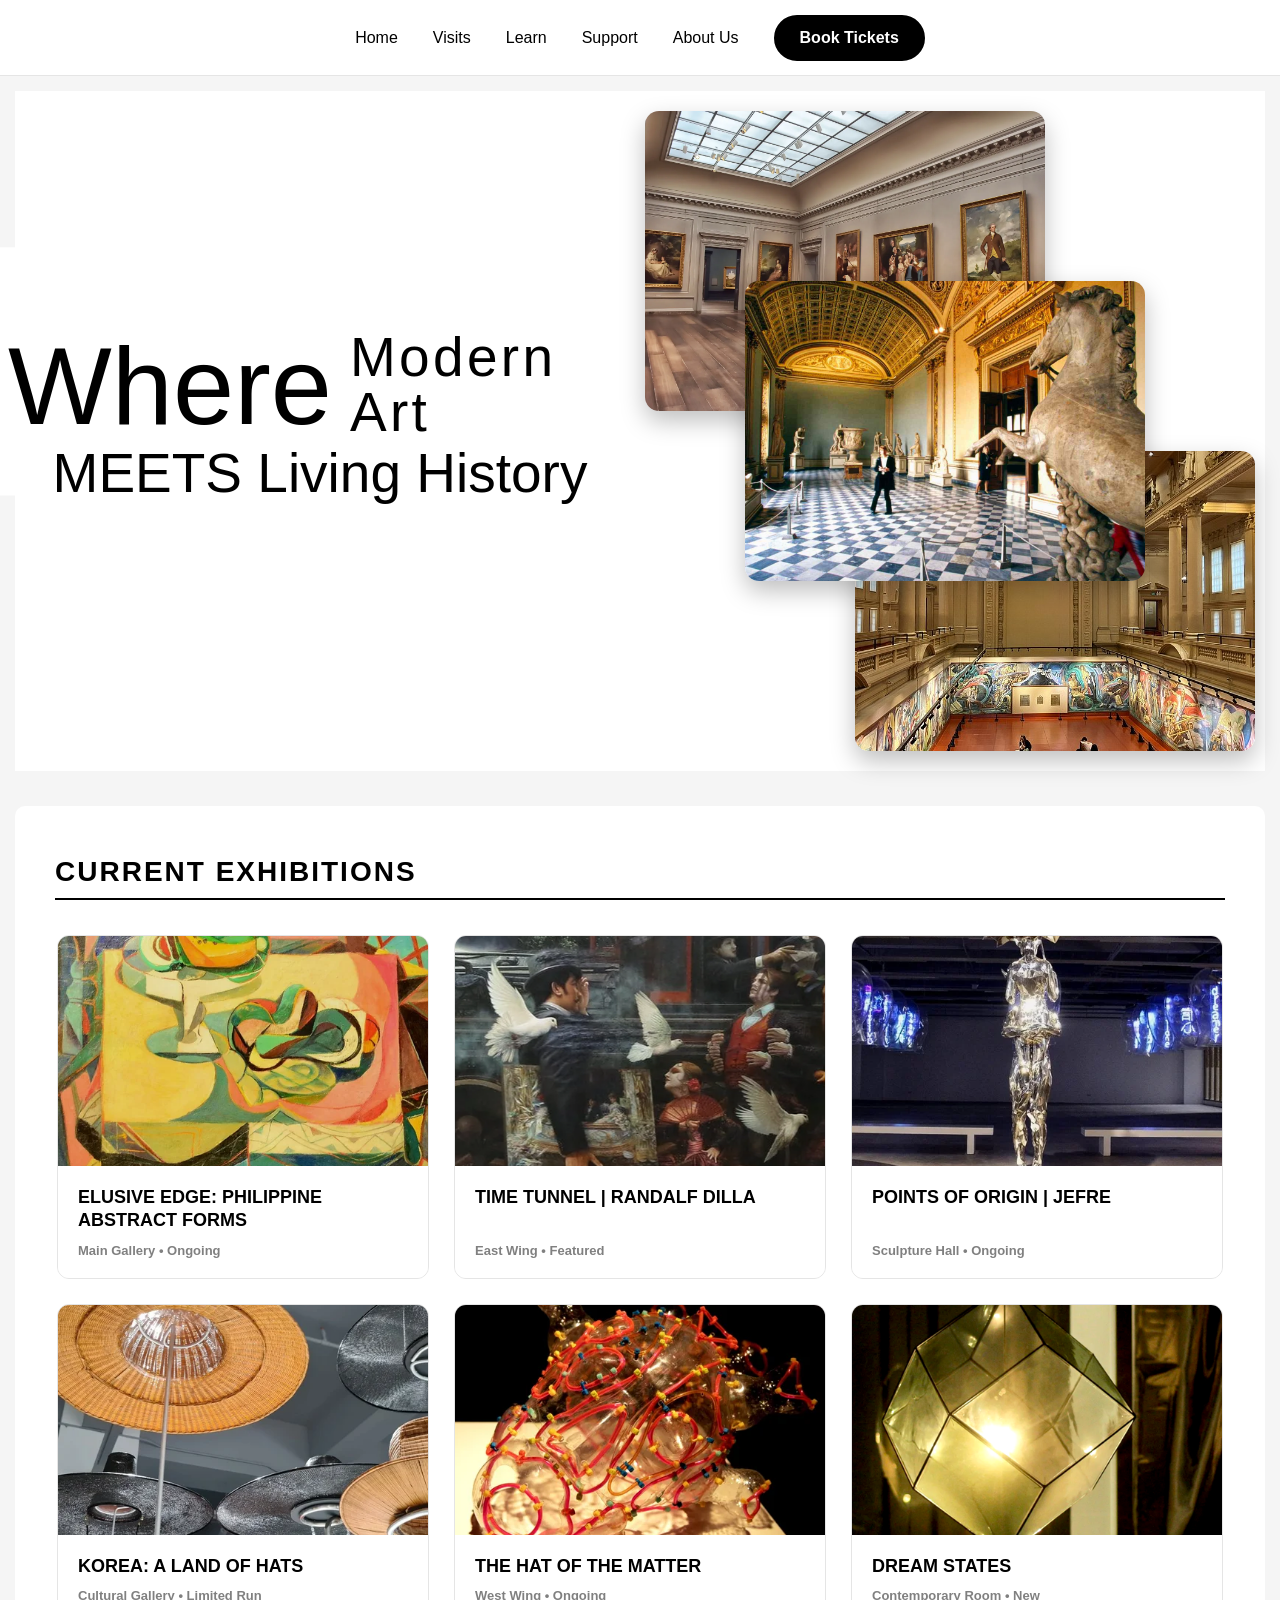
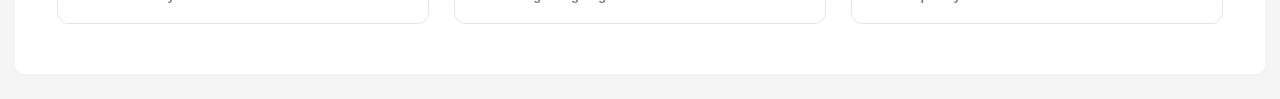
<file: index.html>
<!DOCTYPE html>
<html>
    <head>
        <meta charset="utf-8">
        <meta name="viewport" content="width=device-width, initial-scale=1.0, maximum-scale=1.0, user-scalable=no">
        <title>Home Page</title>
        <link href="homepage.css" rel="stylesheet">
        <link href="nav.css" rel="stylesheet">
        <link href="https://fonts.cdnfonts.com/css/lemon-milk" rel="stylesheet">
    </head>
    <body>
        <!-- Navigation -->
        <nav class="mainNav">
            <div class="navItem">
                <p class="navHeader">Home</p>
            </div>

            <!-- Visits Dropdown -->
            <div class="navItem hasDropdown">
                <p class="navHeader">Visits</p>
                <div class="dropdownMenu">
                    <div class="dropdownContent visitLayout">
                        <div class="visitLeft">
                            <img src="images/PlanYourVisit.png" class="mainNavLogo" alt="Plan Your Visit">
                        </div>
                        <div class="visitRight">
                            <div class="cardGrid">
                                <a href="hours-and-admissions.html">
                                <div class="navCard">
                                    <img class="navLogo" src="images/Hours.png" alt="">
                                    <p>Hours & Admissions</p>
                                </div>
                                </a>
                                <a href="location-and-direction.html">
                                <div class="navCard">
                                    <img class="navLogo" src="images/Location.png" alt="">
                                    <p>Location & Directions</p>
                                </div>
                                </a>
                                <div class="navCard">
                                    <img class="navLogo" src="images/Accessibility.png" alt="">
                                    <p>Accessibility</p>
                                </div>
                                <div class="navCard">
                                    <img class="navLogo" src="images/Tour.png" alt="">
                                    <p>Guided Tours</p>
                                </div>
                                <div class="navCard">
                                    <img class="navLogo" src="images/Guideline.png" alt="">
                                    <p>Visitor Guidelines</p>
                                </div>
                                <div class="navCard">
                                    <img class="navLogo" src="images/FAQ.png" alt="">
                                    <p>FAQ</p>
                                </div>
                            </div>
                        </div>
                    </div>
                </div>
                <div class="blackDrop"></div>
            </div>

            <!-- Learn Dropdown -->
            <div class="navItem hasDropdown">
                <p class="navHeader">Learn</p>
                <div class="dropdownMenu">
                    <div class="dropdownContent learnLayout">
                        <div class="learnLeft">
                            <h2 class="dropdownTitle">History Timeline</h2>
                            <div class="cardColumn">
                                <div class="navCard">
                                    <img class="navLogo" src="images/museum.png" alt="">
                                    <p>Museum's History</p>
                                </div>
                                <div class="navCard">
                                    <img class="navLogo" src="images/author.png" alt="">
                                    <p>Author's History</p>
                                </div>
                            </div>
                        </div>
                        <div class="learnRight">
                            <h2 class="dropdownTitle">Online Gallery</h2>
                            <div class="cardGrid threeCol">
                                <div class="navCard">
                                    <img class="navLogo" src="images/gallery.png" alt="">
                                    <p>Collection Highlights</p>
                                </div>
                                <div class="navCard">
                                    <img class="navLogo" src="images/gallery.png" alt="">
                                    <p>Featured Artifacts</p>
                                </div>
                                <div class="navCard">
                                    <img class="navLogo" src="images/gallery.png" alt="">
                                    <p>Curator’s Picks</p>
                                </div>
                                <div class="navCard">
                                    <img class="navLogo" src="images/author.png" alt="">
                                    <p>Featured Authors</p>
                                </div>
                            </div>
                        </div>
                    </div>
                </div>
                <div class="blackDrop"></div>
            </div>

            <!-- Support Dropdown -->
            <div class="navItem hasDropdown">
                <p class="navHeader">Support</p>
                <div class="dropdownMenu">
                    <div class="dropdownContent supportLayout">
                        <h2 class="dropdownTitle">Support the Museum</h2>
                        <div class="supportRow">
                            <div class="supportCard">
                                <div class="supportTop">
                                    <img class="supportQR" src="images/maribank.jpg" alt="MariBank QR">
                                </div>
                                <div class="supportBottom">
                                    <h3>MariBank</h3>
                                </div>
                            </div>
                            <div class="supportCard">
                                <div class="supportTop">
                                    <img class="supportQR" src="images/bdo.jpg" alt="BDO QR">
                                </div>
                                <div class="supportBottom">
                                    <h3>BDO</h3>
                                </div>
                            </div>
                            <div class="supportCard">
                                <div class="supportTop">
                                    <img class="supportQR" src="images/gcash.jpg" alt="GCash QR">
                                </div>
                                <div class="supportBottom">
                                    <h3>GCash</h3>
                                </div>
                            </div>
                        </div>
                    </div>
                </div>
                <div class="blackDrop"></div>
            </div>

            <!-- About Us Dropdown -->
            <div class="navItem hasDropdown">
                <p class="navHeader">About Us</p>
                <div class="dropdownMenu">
                    <div class="dropdownContent aboutLayout">
                        <div class="aboutLeft">
                            <h2 class="dropdownTitle">Meet the Team</h2>
                            <div class="aboutRow">
                                <div class="aboutCard">
                                    <img class="aboutUsPicture" src="images/maribank.jpg" alt="Co-Founder">
                                    <h3>Co-Founder</h3>
                                </div>
                                <div class="aboutCard">
                                    <img class="aboutUsPicture" src="images/maribank.jpg" alt="Founder">
                                    <h3>Founder</h3>
                                </div>
                                <div class="aboutCard">
                                    <img class="aboutUsPicture" src="images/maribank.jpg" alt="Co-Founder">
                                    <h3>Co-Founder</h3>
                                </div>
                            </div>
                        </div>
                        <div class="aboutRight">
                            <h2 class="dropdownTitle">Contact Us</h2>
                            <p class="contactText">Email: aoayqt@gmail.com</p>
                            <p class="contactText">Phone: 0976-339-2121</p>
                            <p class="contactText">Hours: Tue–Sun, 9AM–6PM</p>
                        </div>
                    </div>
                </div>
                <div class="blackDrop"></div>
            </div>

            <!-- Book Tickets Dropdown -->
            <div class="bookWrapper">
                <div class="bookButton">
                    <p>Book Tickets</p>
                </div>
                <div class="bookDrop">
                    <h2 class="dropdownTitle" style="color: white;">Reserve Your Visit</h2>
                    <p style="font-size: 14px; color: lightgray; margin-top: 10px;">Select your date and ticket type below.</p>
                </div>
            </div>
        </nav>
        <!-- End of Navigation -->
        <!-- Start of Main -->
        <main>
            <article>
                <div id="mainContainer">
                    <div id="mainContainerLeft">
                        <div class="mainTextContainer">
                            <div class="mainTextRow1">
                                <div class="mainTextRow1Left">
                                    <p id="whereMainText">Where</p>
                                </div>
                                <div class="mainTextRow1Right">
                                    <div class="mainTextRow1RightTop">
                                        <p id="modernMainText">Modern</p>
                                    </div>
                                    <div class="mainTextRow1RightBottom">
                                        <p id="artMainText">Art</p>
                                    </div>
                                </div>
                            </div>
                            <div class="mainTextRow2">
                                <p id="meetsMainText">MEETS <span class="livingHistortText">Living History</span></p>
                            </div>
                        </div>
                    </div>
                    <div id="mainContainerRight">
                        <div class="pictureCollageContainer">
                            <img src="images/Collage1.jpg" class="pictureCollage item-1">
                            <img src="images/Collage2.jpg" class="pictureCollage item-2">
                            <img src="images/Collage3.jpg" class="pictureCollage item-3">
                        </div>
                    </div>
                </div>
            </article>

            <!-- start of uhh main info hompage -->
            <article>
                <div class="informationContainer">
                    <div class="exhibitionHeader">
                        <h1 class="sectionTitle">CURRENT EXHIBITIONS</h1>
                        <div class="lineSeperation"></div>
                    </div>

                    <div class="exhibitionGrid">
                        <div class="exhibitionCard">
                            <div class="exhibitionImageBox">
                                <img src="images/mainInfoExhibition1.jpg" alt="Elusive Edge" class="exhibitionImage">
                            </div>
                            <div class="exhibitionTextBox">
                                <h2 class="mainExhibitionTitle">ELUSIVE EDGE: PHILIPPINE ABSTRACT FORMS</h2>
                                <p class="exhibitionMeta">Main Gallery • Ongoing</p>
                            </div>
                        </div>

                        <div class="exhibitionCard">
                            <div class="exhibitionImageBox">
                                <img src="images/mainInfoExhibition2.jpg" alt="Time Tunnel" class="exhibitionImage">
                            </div>
                            <div class="exhibitionTextBox">
                                <h2 class="mainExhibitionTitle">TIME TUNNEL | RANDALF DILLA</h2>
                                <p class="exhibitionMeta">East Wing • Featured</p>
                            </div>
                        </div>

                        <div class="exhibitionCard">
                            <div class="exhibitionImageBox">
                                <img src="images/mainInfoExhibition3.jpg" alt="Points of Origin" class="exhibitionImage">
                            </div>
                            <div class="exhibitionTextBox">
                                <h2 class="mainExhibitionTitle">POINTS OF ORIGIN | JEFRE</h2>
                                <p class="exhibitionMeta">Sculpture Hall • Ongoing</p>
                            </div>
                        </div>

                        <div class="exhibitionCard">
                            <div class="exhibitionImageBox">
                                <img src="images/mainInfoExhibition4.jpg" alt="Korea: A Land of Hats" class="exhibitionImage">
                            </div>
                            <div class="exhibitionTextBox">
                                <h2 class="mainExhibitionTitle">KOREA: A LAND OF HATS</h2>
                                <p class="exhibitionMeta">Cultural Gallery • Limited Run</p>
                            </div>
                        </div>

                        <div class="exhibitionCard">
                            <div class="exhibitionImageBox">
                                <img src="images/mainInfoExhibition5.jpg" alt="The Hat of the Matter" class="exhibitionImage">
                            </div>
                            <div class="exhibitionTextBox">
                                <h2 class="mainExhibitionTitle">THE HAT OF THE MATTER</h2>
                                <p class="exhibitionMeta">West Wing • Ongoing</p>
                            </div>
                        </div>

                        <div class="exhibitionCard">
                            <div class="exhibitionImageBox">
                                <img src="images/mainInfoExhibition6.jpg" alt="Dream States" class="exhibitionImage">
                            </div>
                            <div class="exhibitionTextBox">
                                <h2 class="mainExhibitionTitle">DREAM STATES</h2>
                                <p class="exhibitionMeta">Contemporary Room • New</p>
                            </div>
                        </div>
                    </div>
                </div>
            </article>
        </main>
        <!-- End of Main -->
    </body>

</html>
</file>
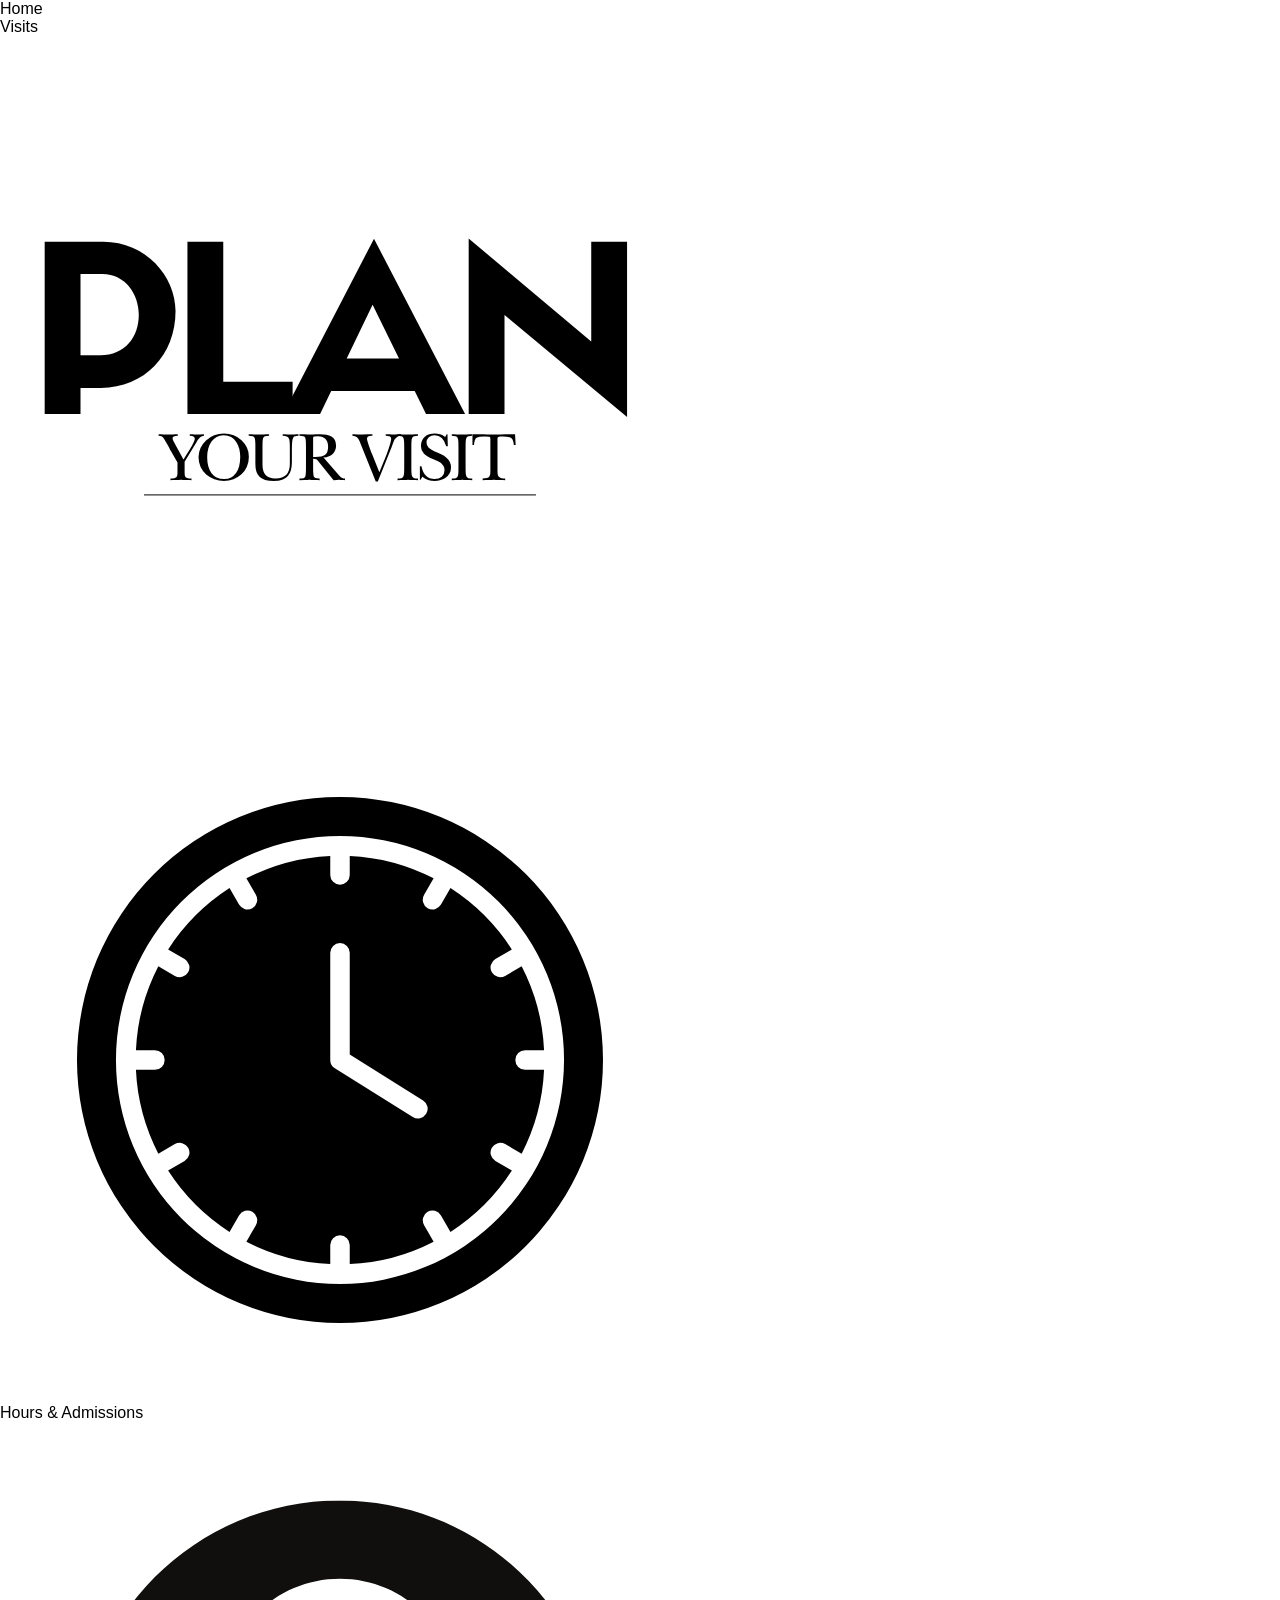
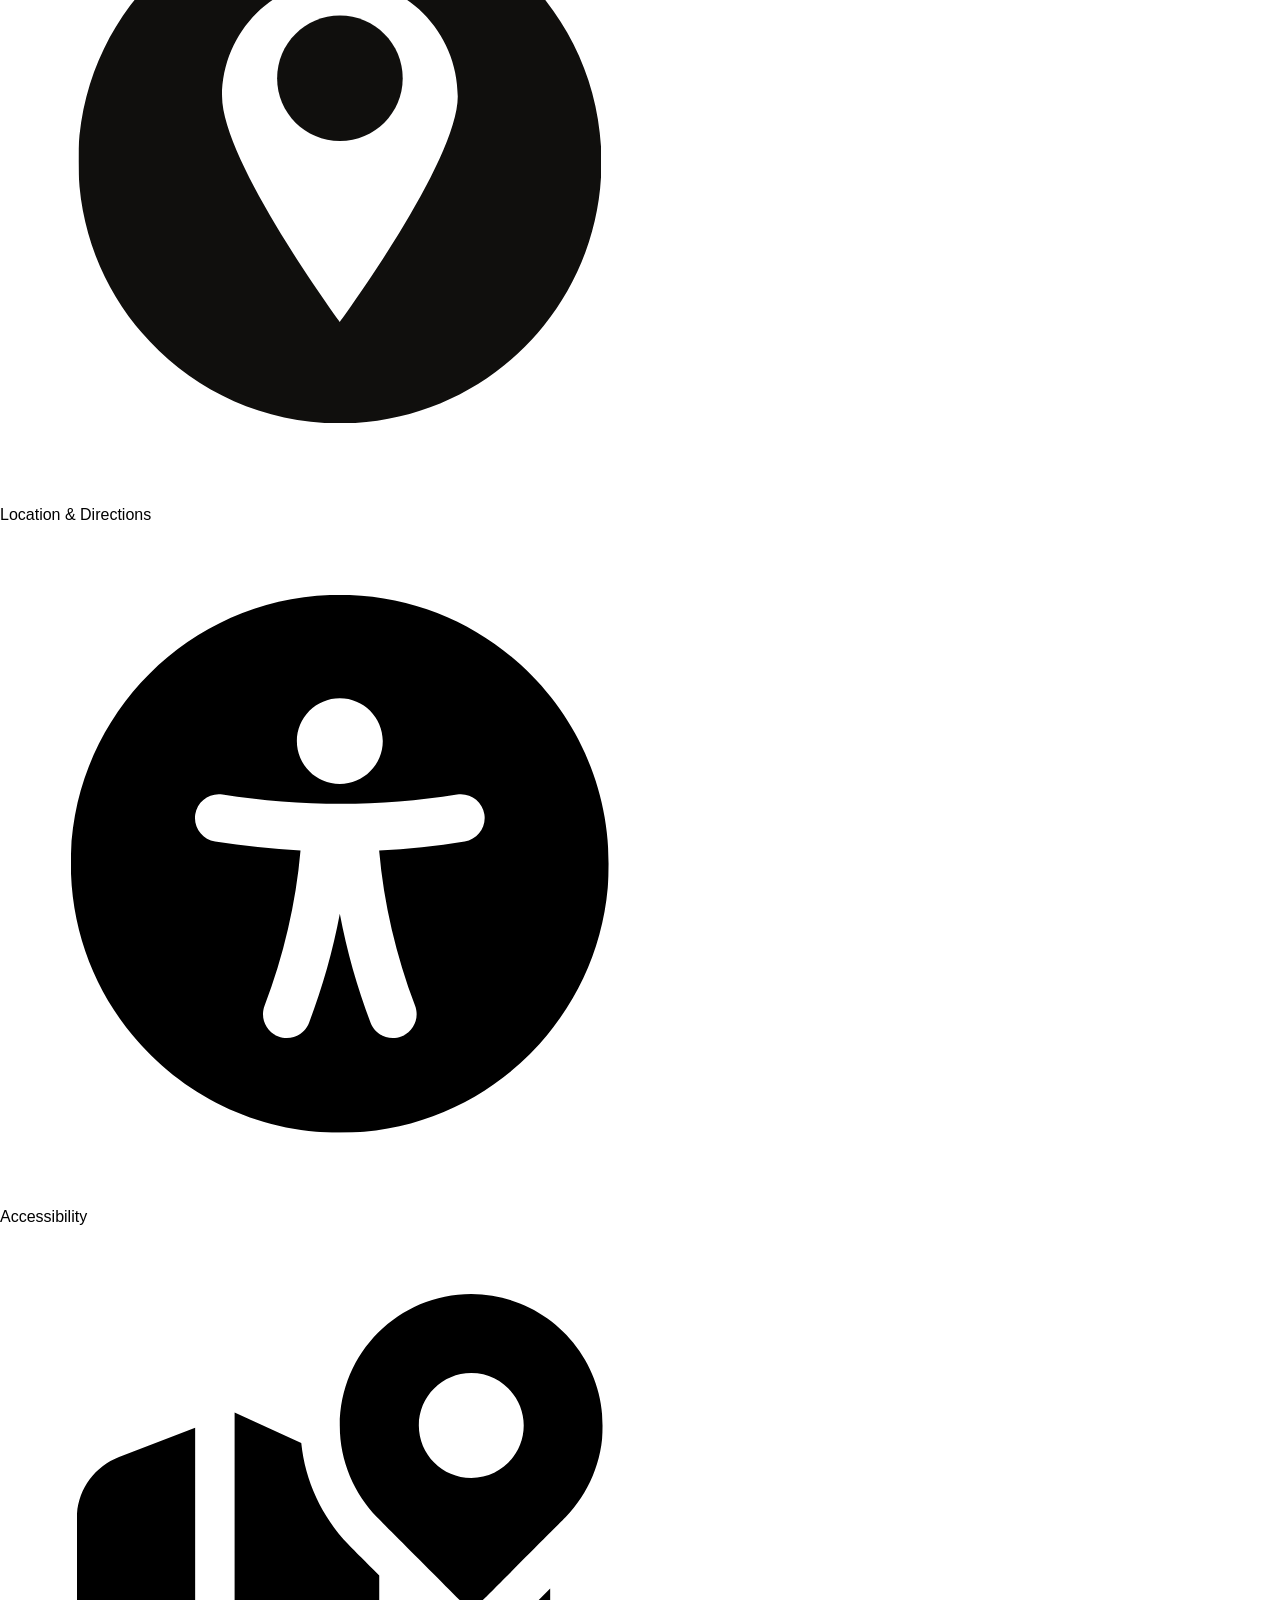
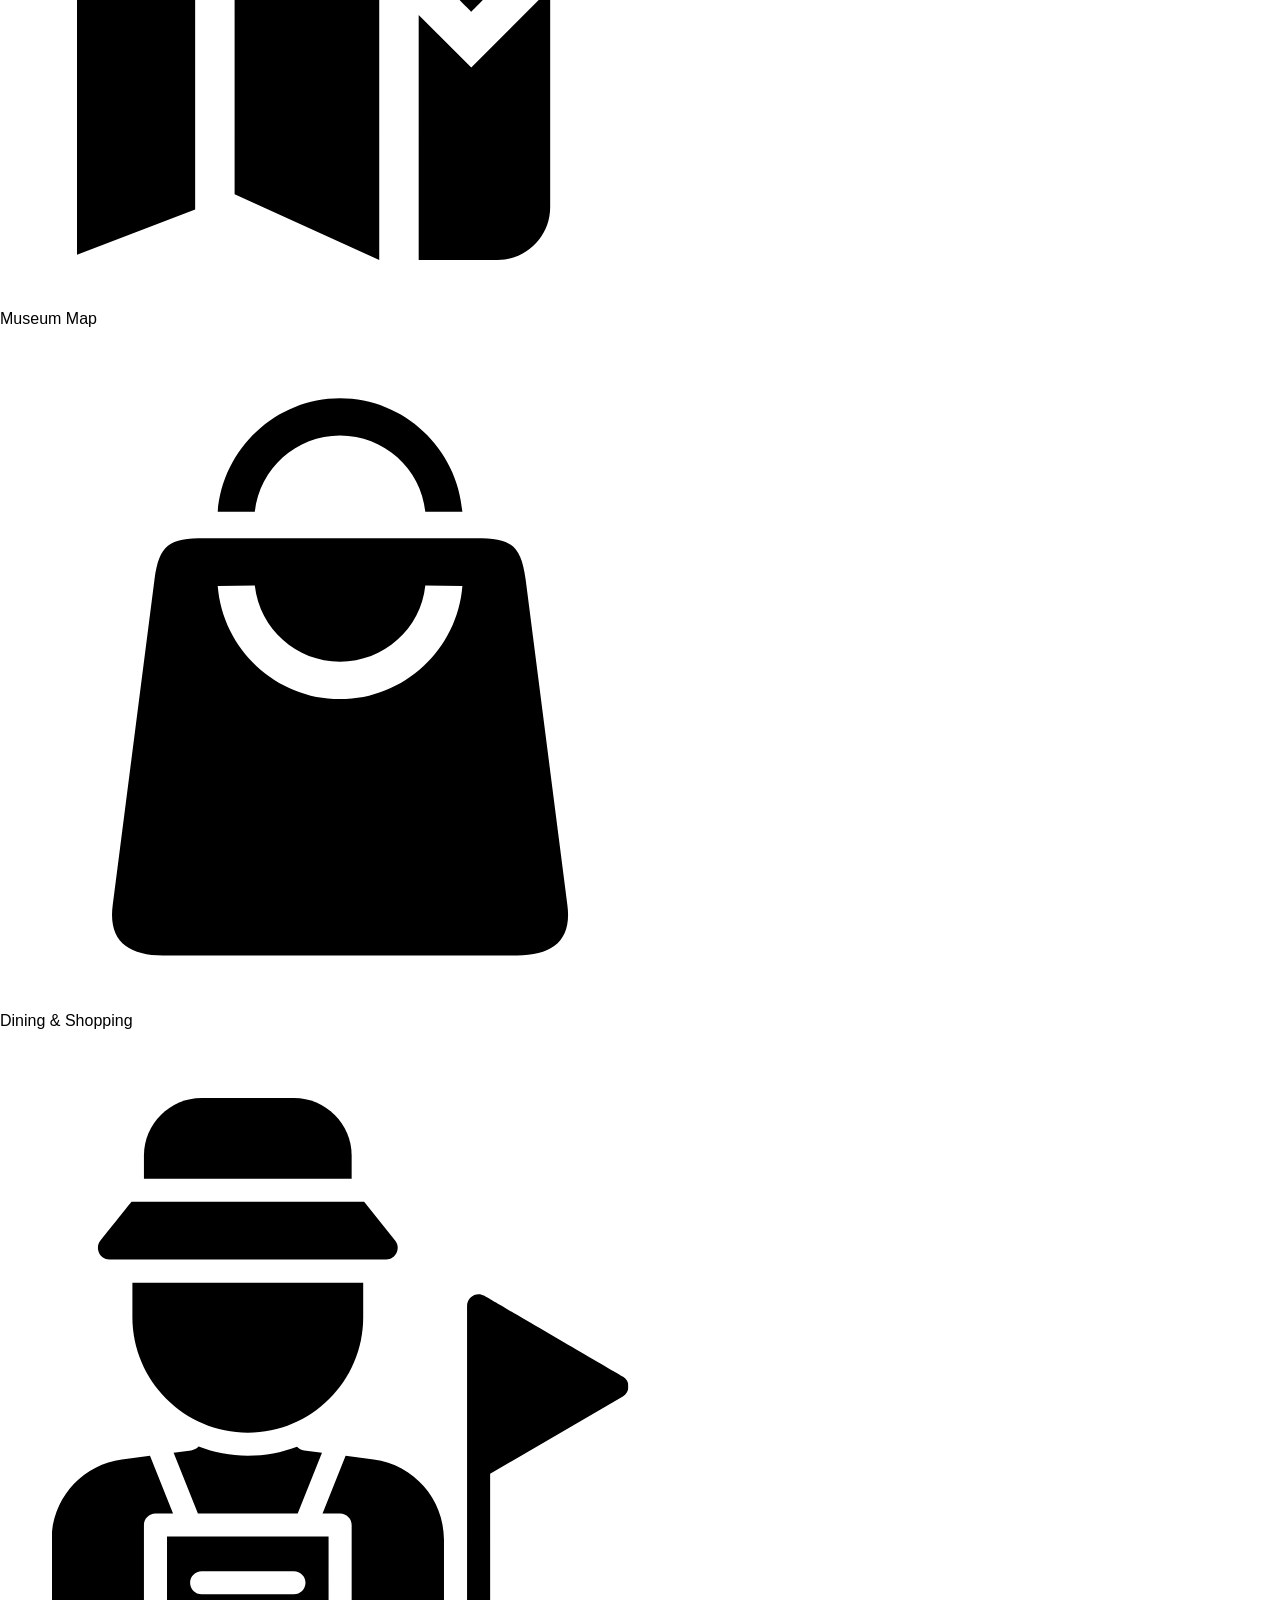
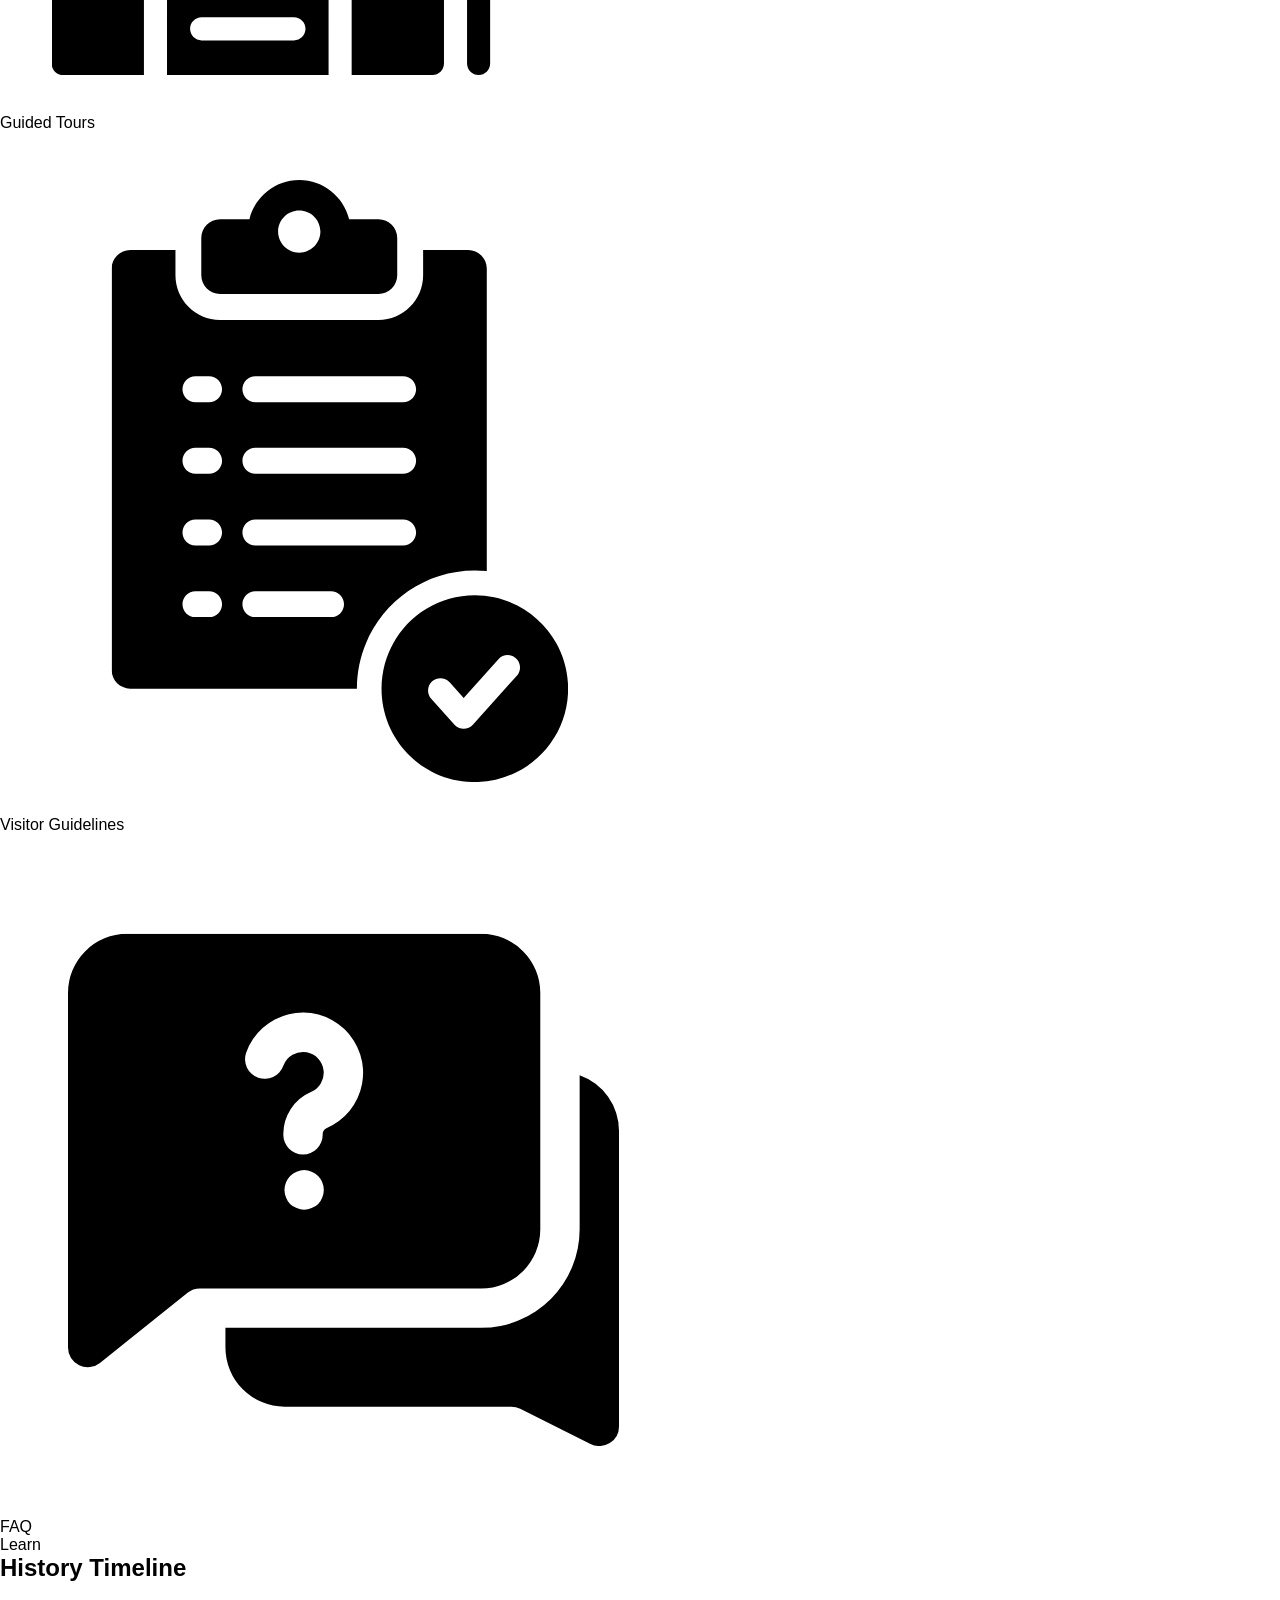
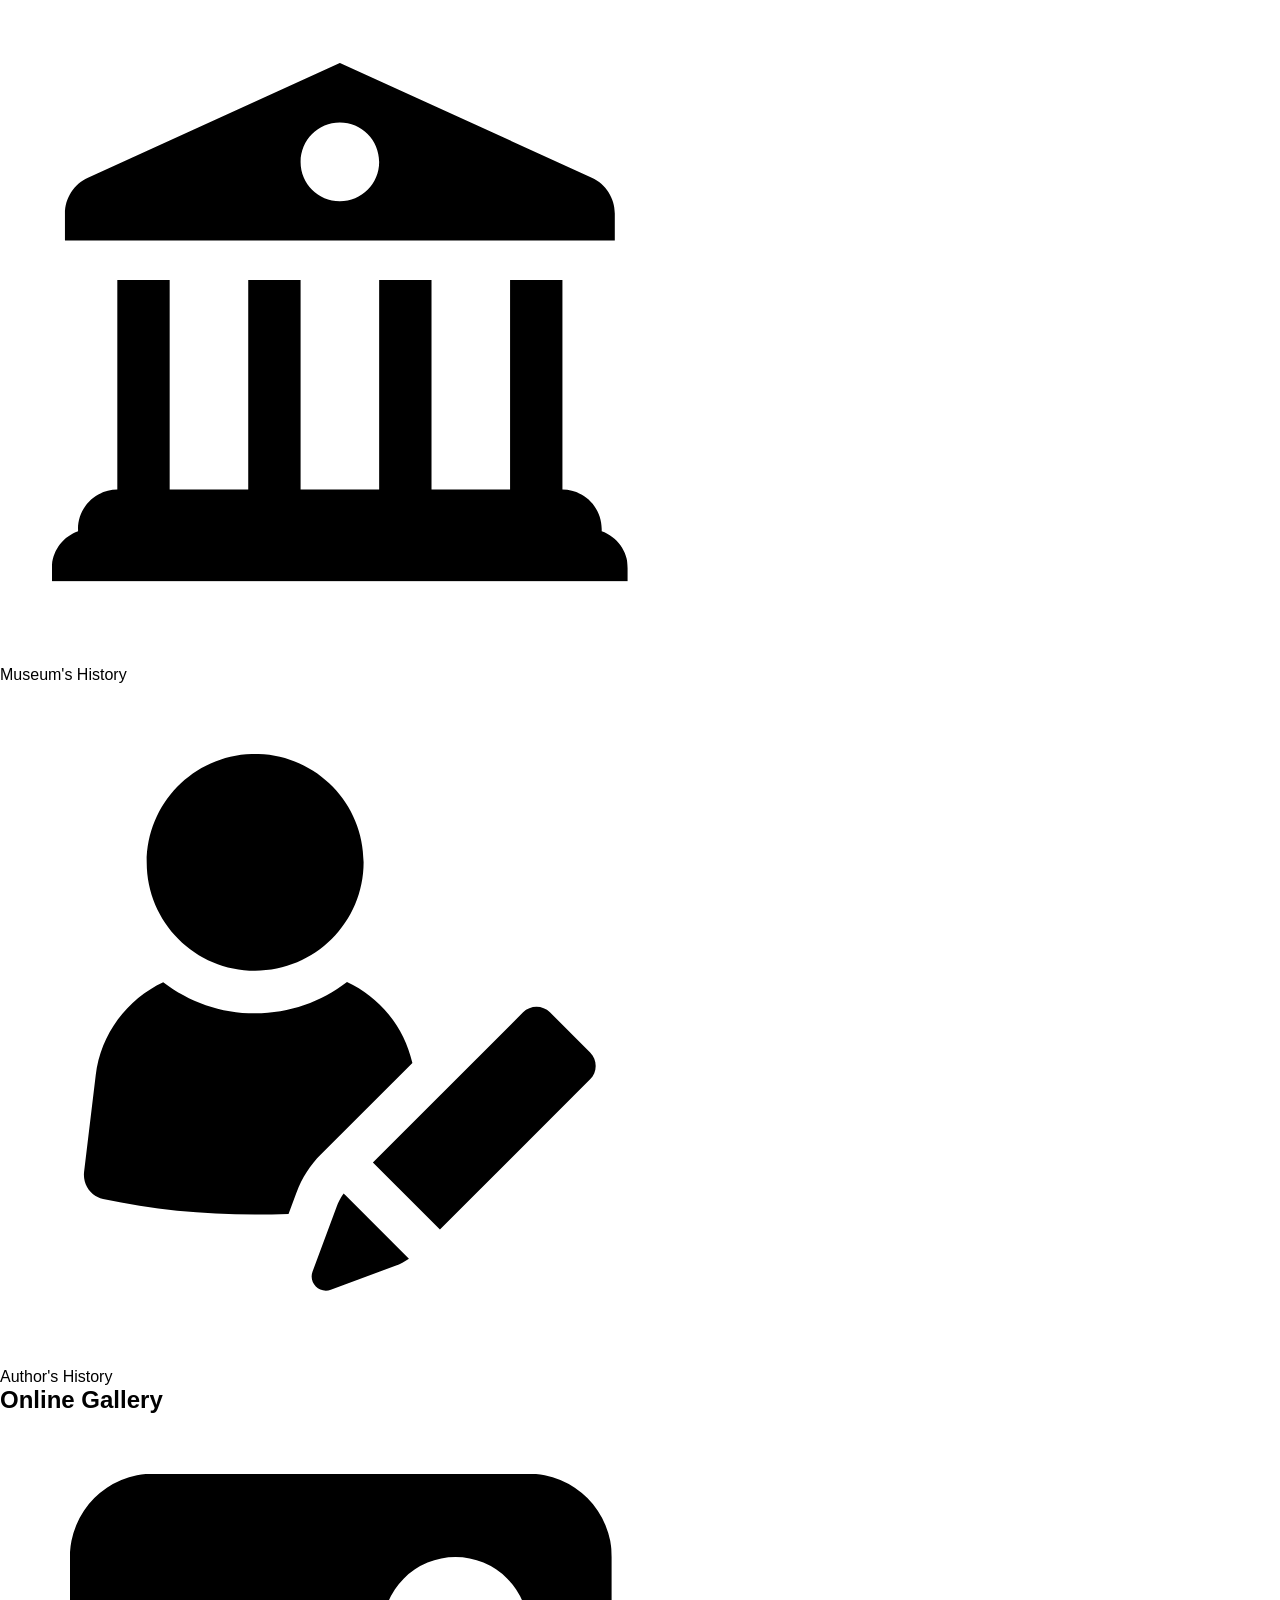
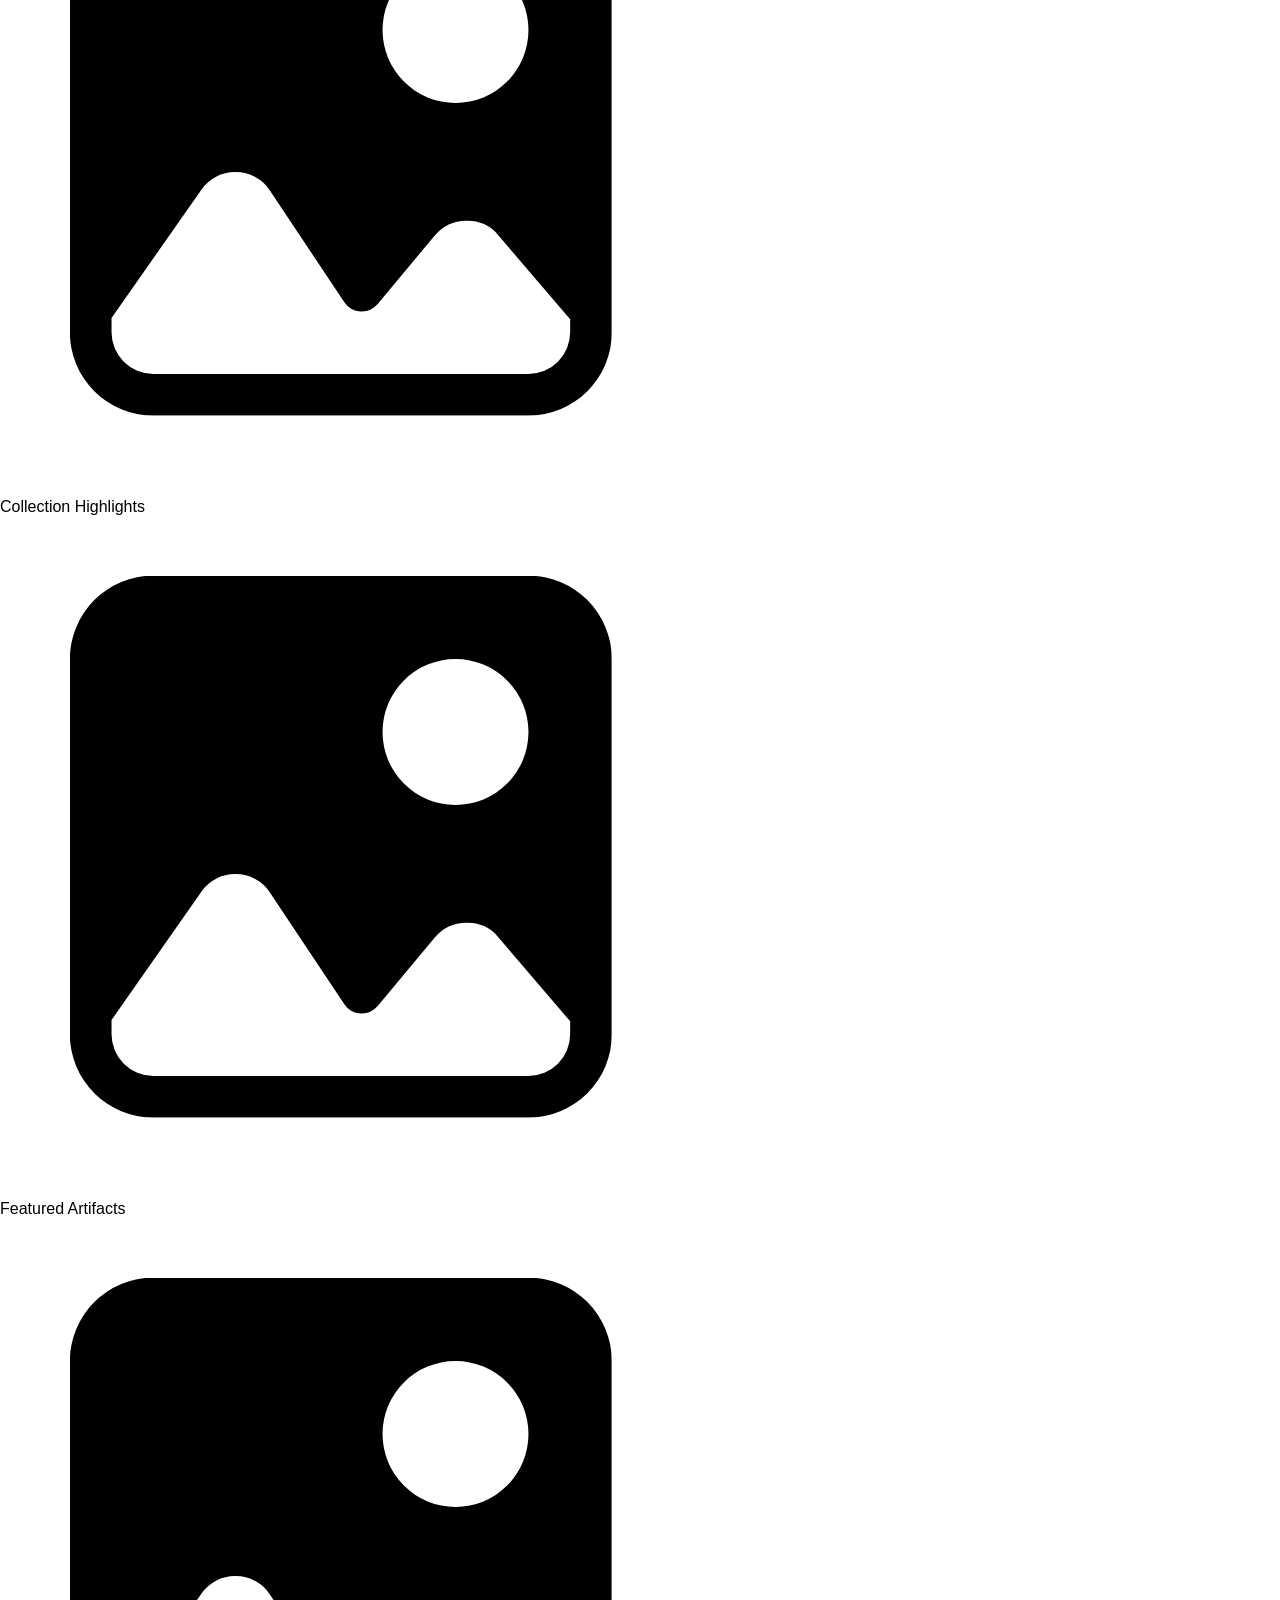
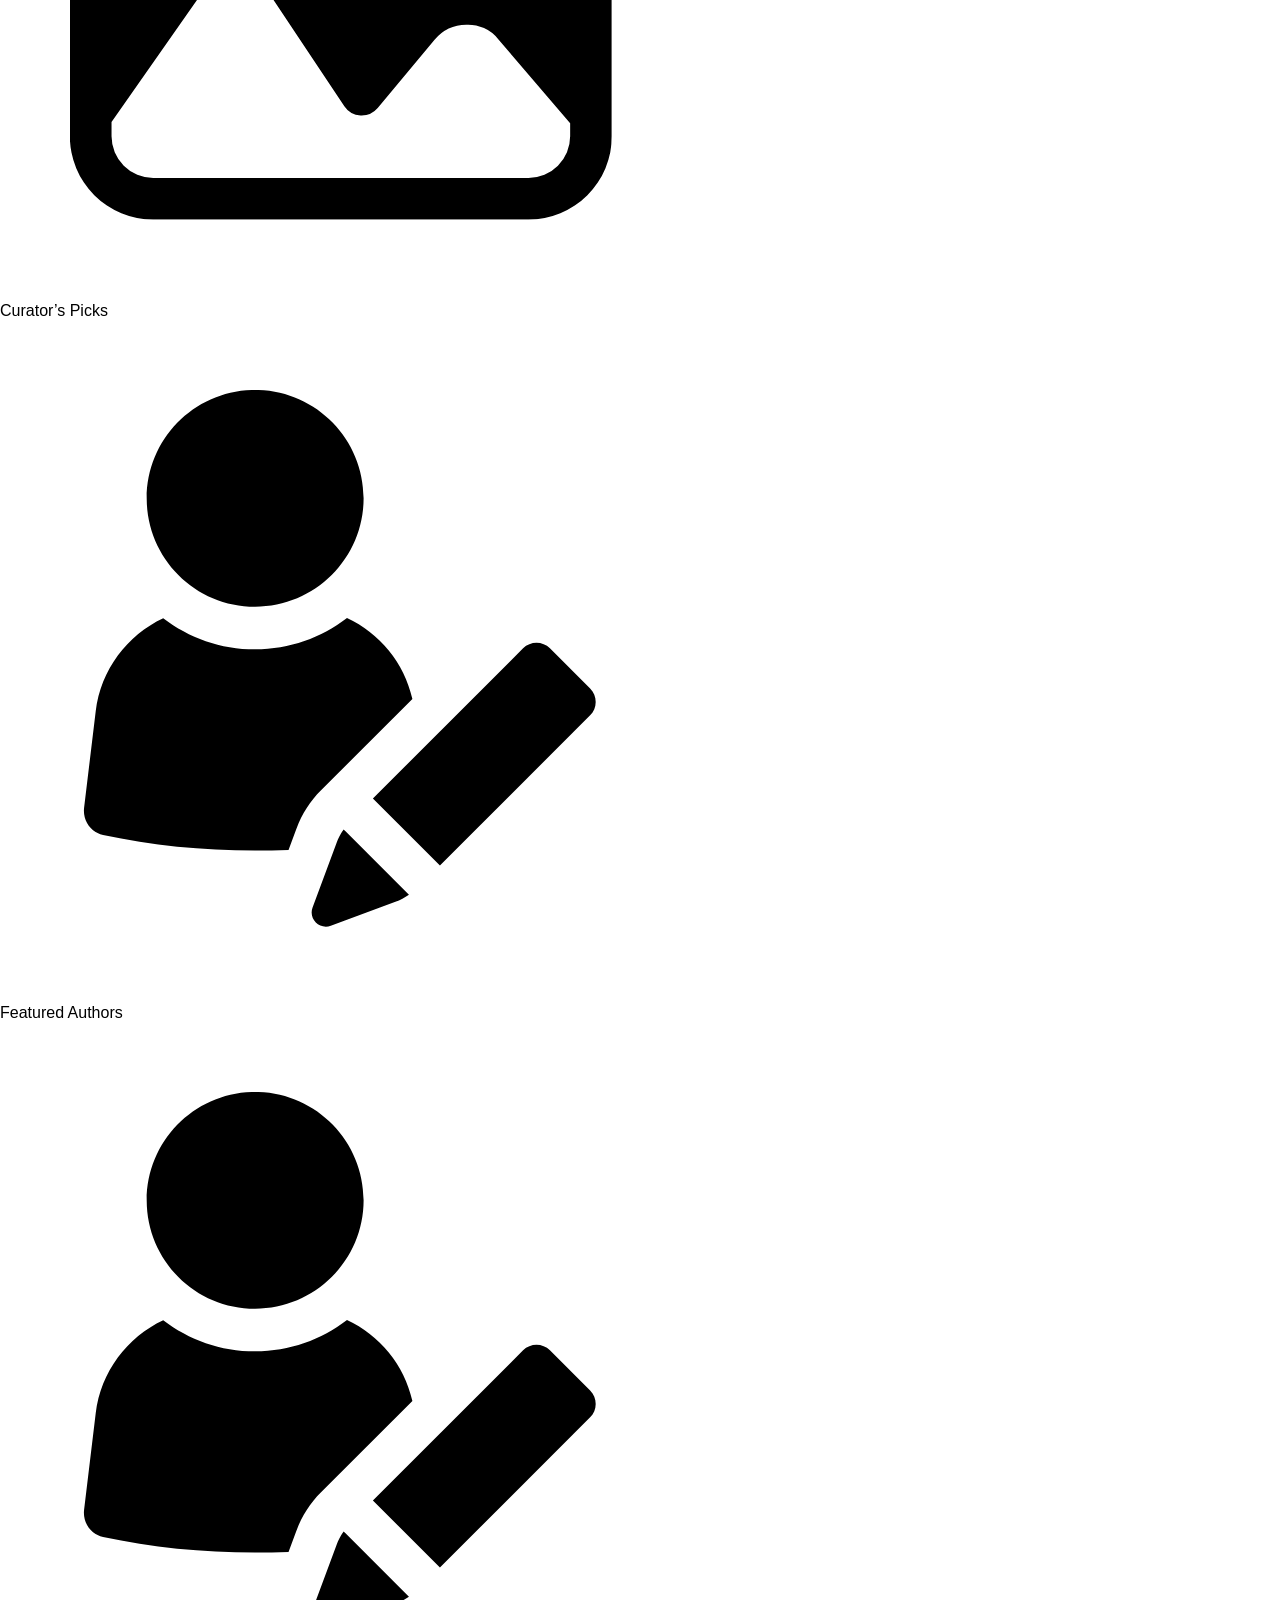
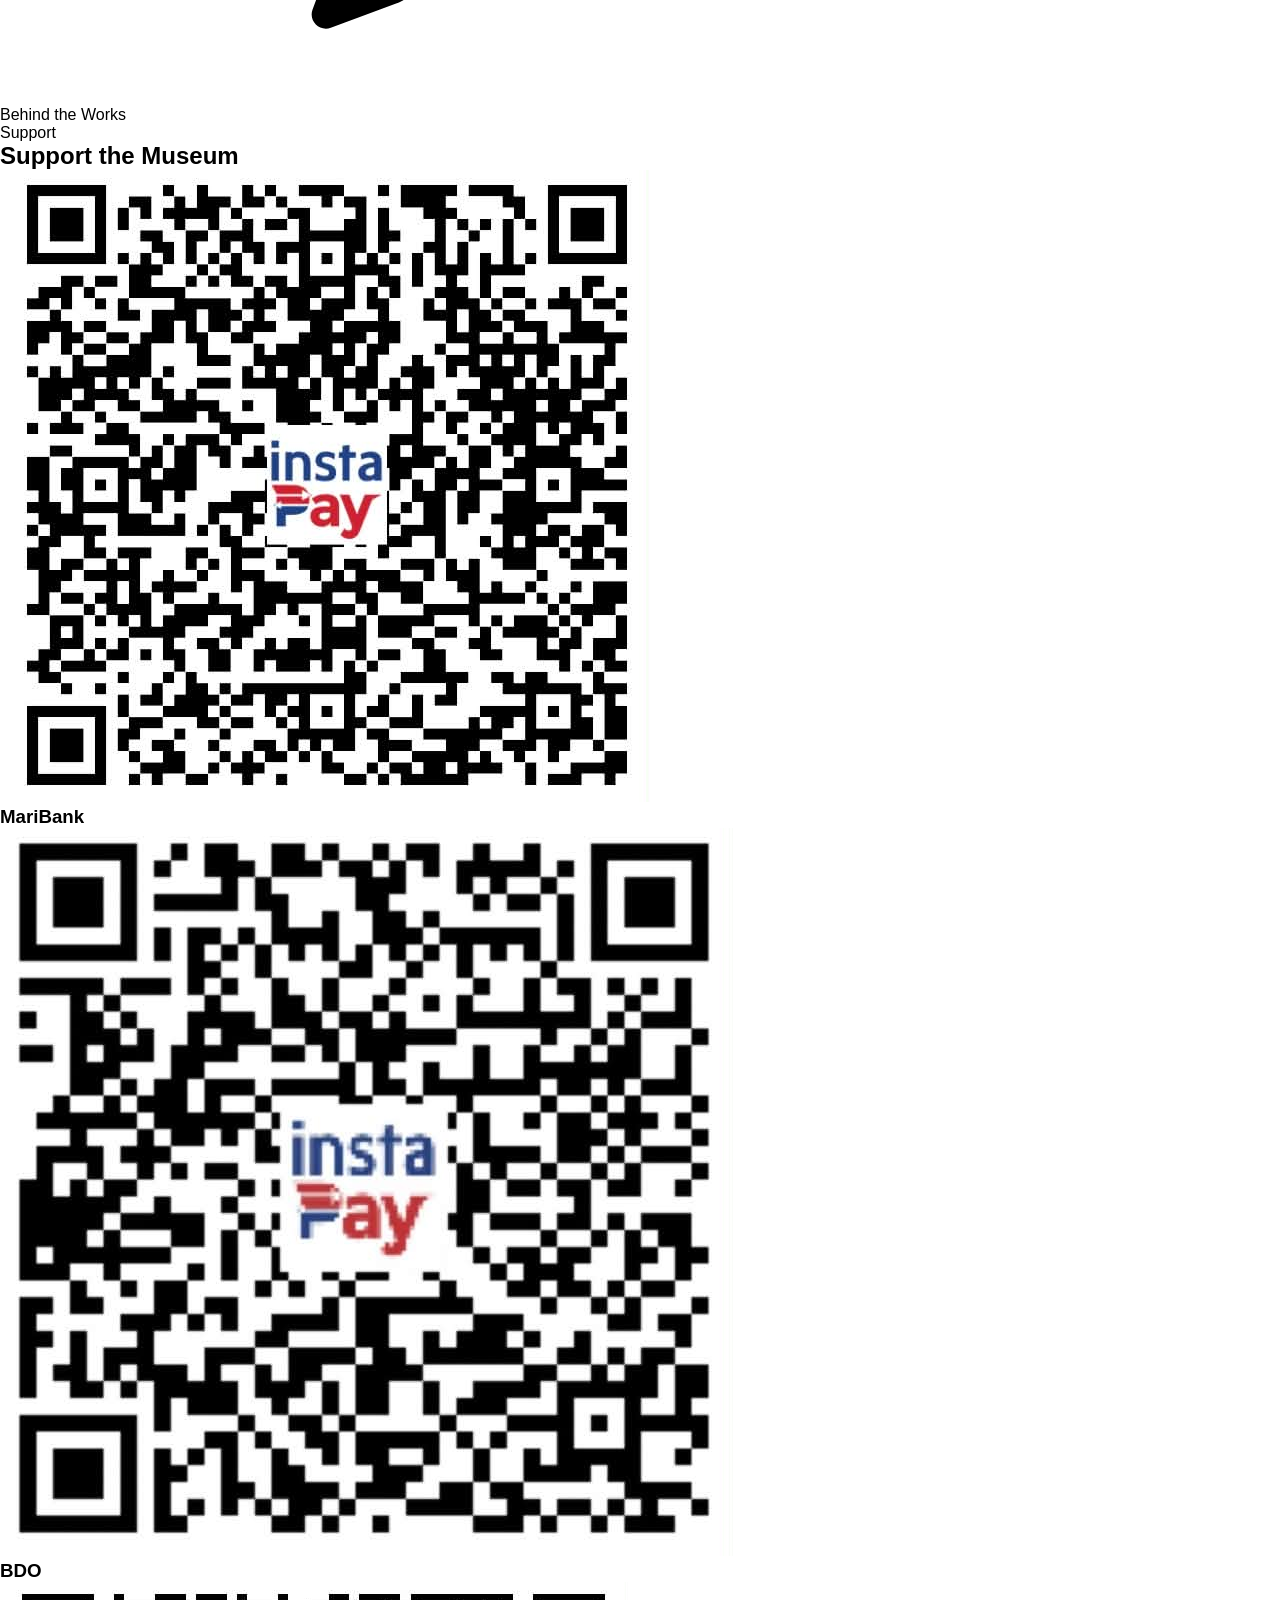
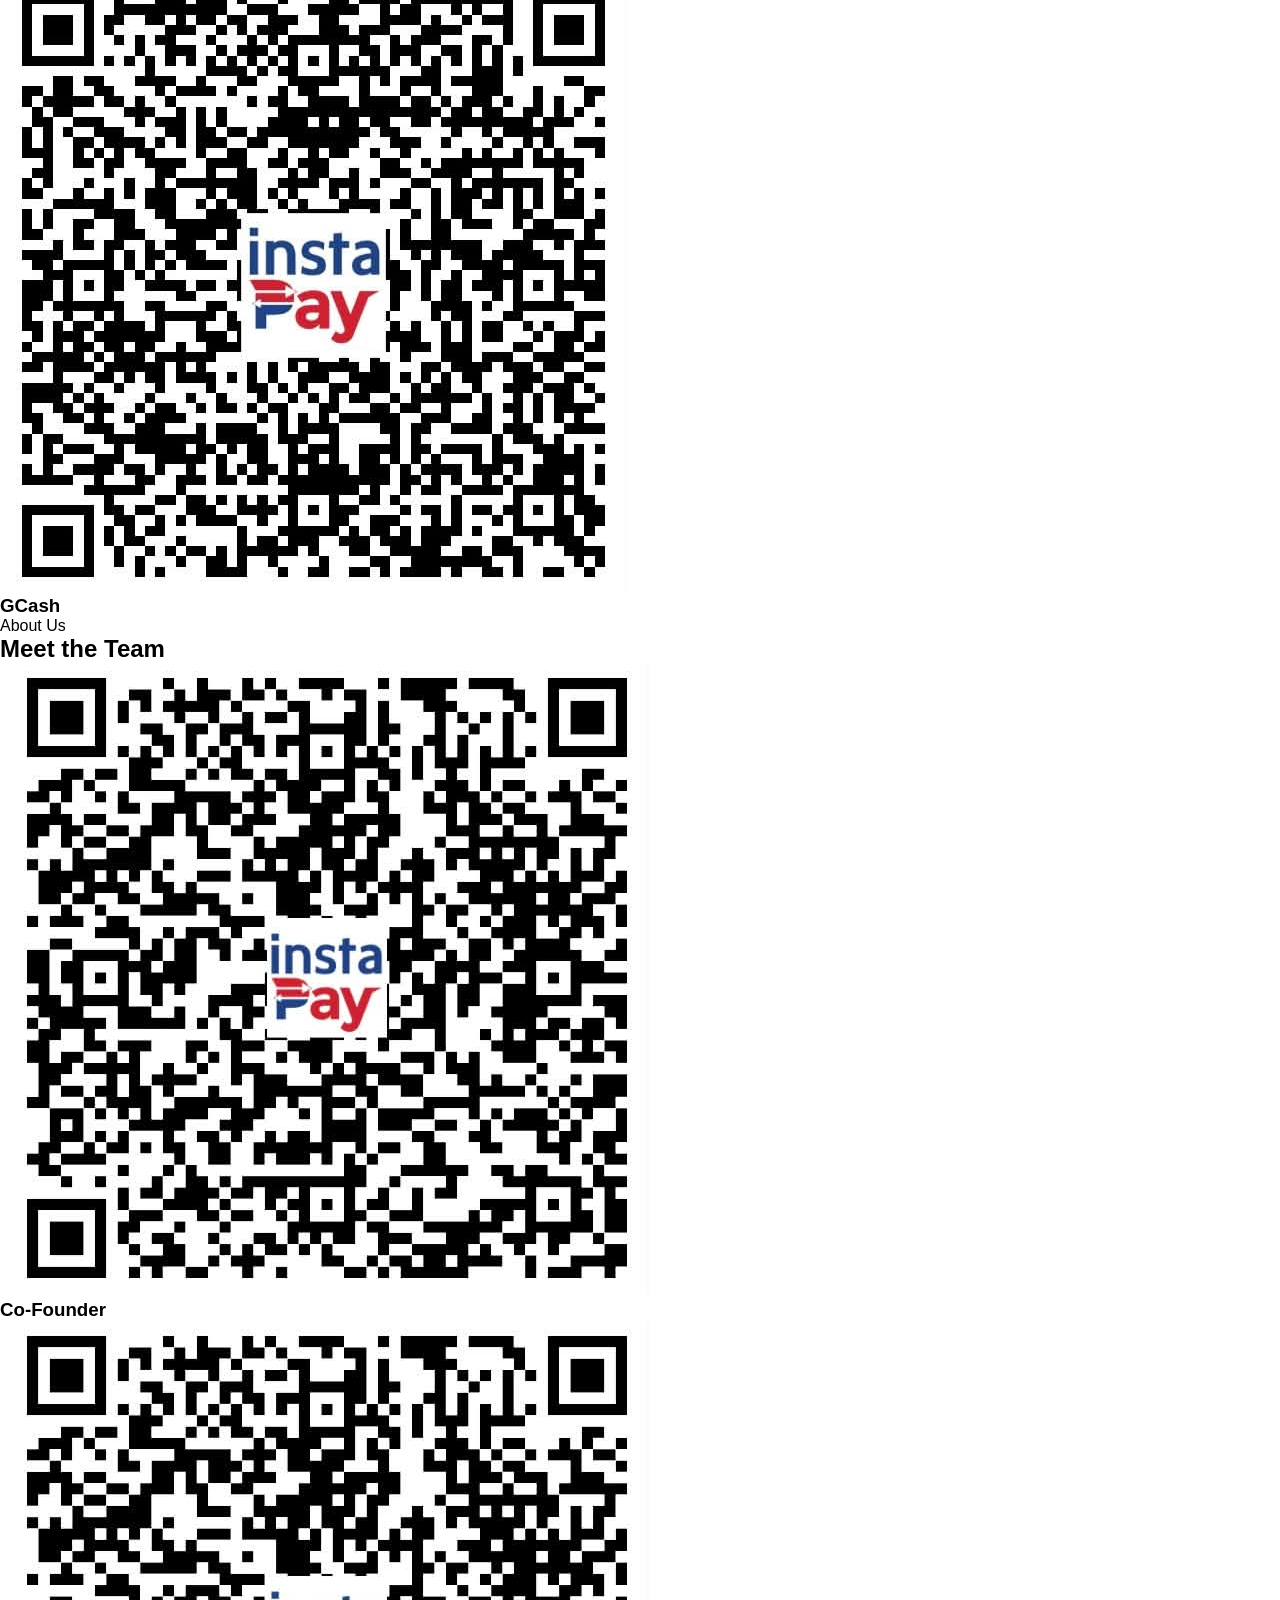
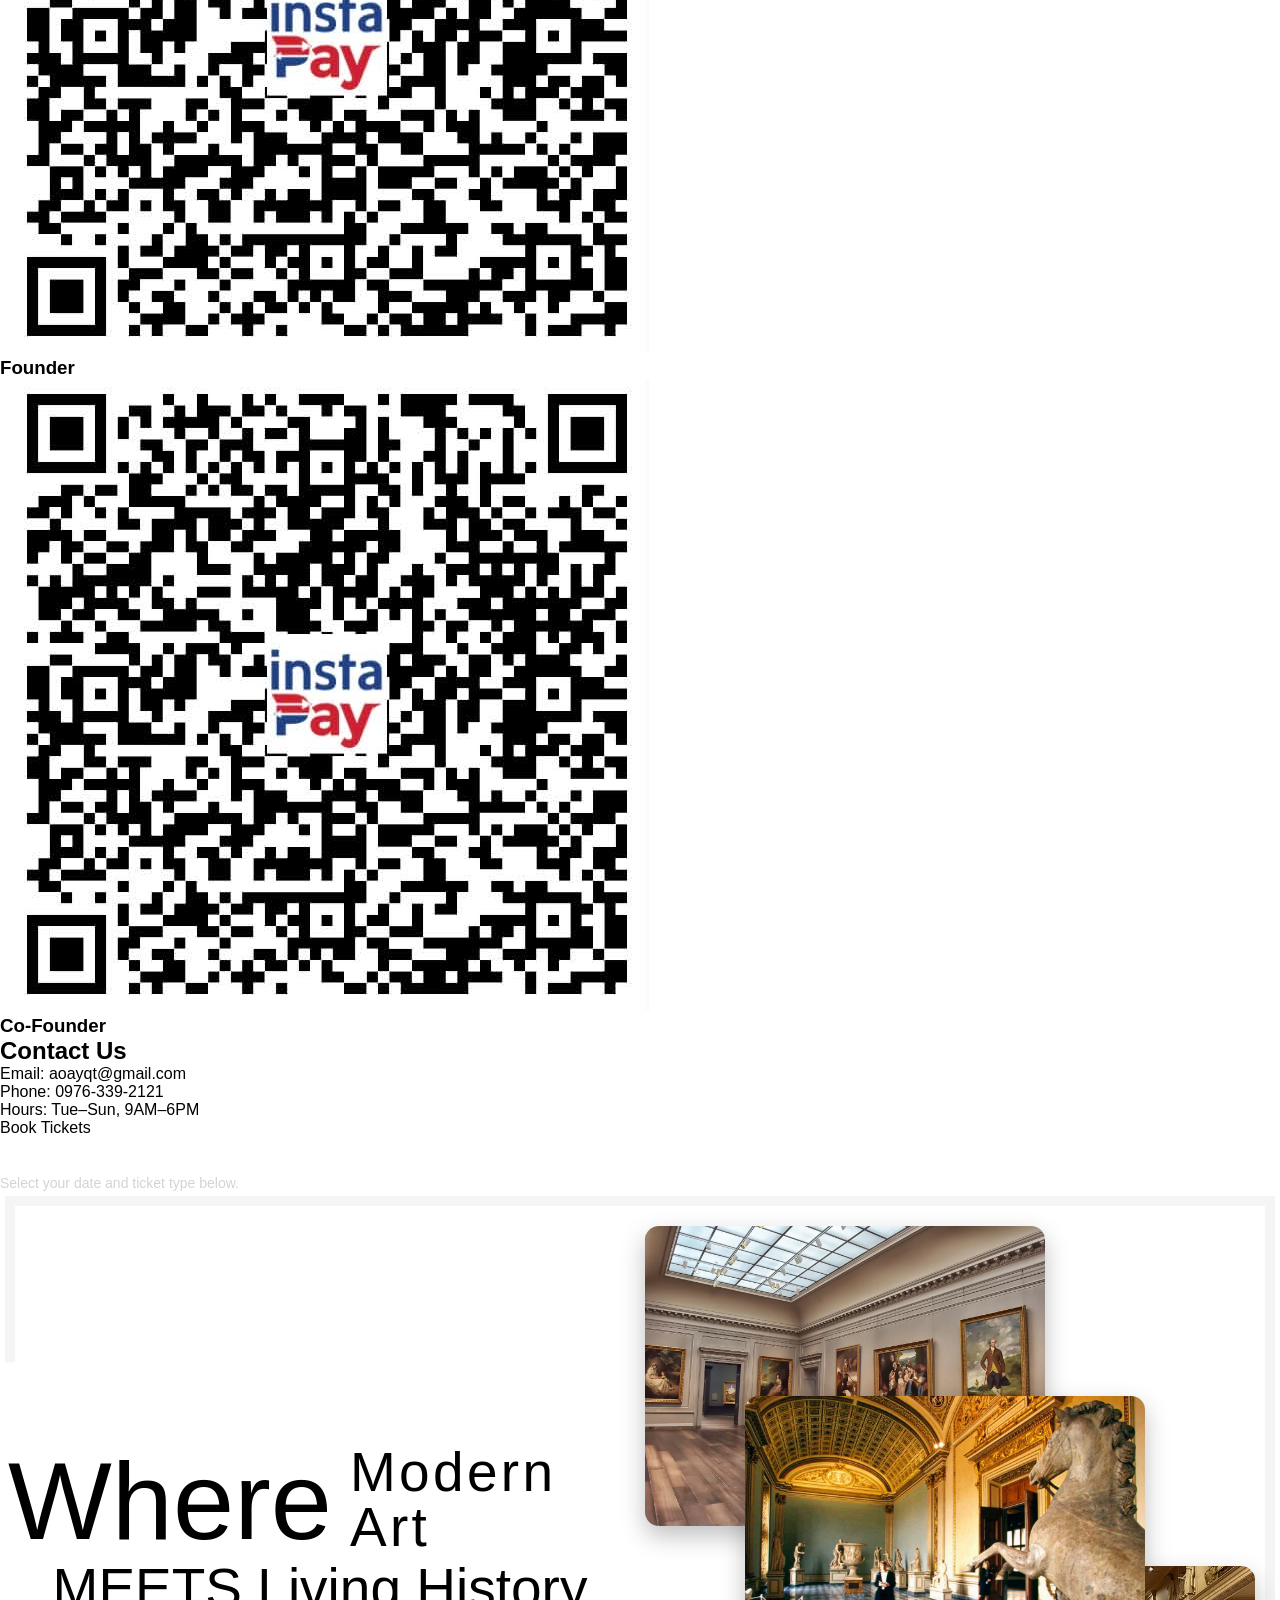
<file: FinalExam.html>
<!DOCTYPE html>
<html>
    <head>
        <meta charset="utf-8">
        <meta name="viewport" content="width=device-width, initial-scale=1.0, maximum-scale=1.0, user-scalabe=no">
        <title>Home Page</title>
        <link href="FinalExam.css" rel="stylesheet">
        <link href="https://fonts.cdnfonts.com/css/lemon-milk" rel="stylesheet">
    </head>
    <body>
        <!-- Navigation -->
        <nav class="mainNav">
            <div class="navItem">
                <p class="navHeader">Home</p>
            </div>

            <!-- Visits Dropdown -->
            <div class="navItem hasDropdown">
                <p class="navHeader">Visits</p>
                <div class="dropdownMenu">
                    <div class="dropdownContent visitLayout">
                        <div class="visitLeft">
                            <img src="images/PlanYourVisit.png" class="mainNavLogo" alt="Plan Your Visit">
                        </div>
                        <div class="visitRight">
                            <div class="cardGrid">
                                <div class="navCard">
                                    <img class="navLogo" src="images/Hours.png" alt="">
                                    <p>Hours & Admissions</p>
                                </div>
                                <div class="navCard">
                                    <img class="navLogo" src="images/Location.png" alt="">
                                    <p>Location & Directions</p>
                                </div>
                                <div class="navCard">
                                    <img class="navLogo" src="images/Accessibility.png" alt="">
                                    <p>Accessibility</p>
                                </div>
                                <div class="navCard">
                                    <img class="navLogo" src="images/Map.png" alt="">
                                    <p>Museum Map</p>
                                </div>
                                <div class="navCard">
                                    <img class="navLogo" src="images/Shopping.png" alt="">
                                    <p>Dining & Shopping</p>
                                </div>
                                <div class="navCard">
                                    <img class="navLogo" src="images/Tour.png" alt="">
                                    <p>Guided Tours</p>
                                </div>
                                <div class="navCard">
                                    <img class="navLogo" src="images/Guideline.png" alt="">
                                    <p>Visitor Guidelines</p>
                                </div>
                                <div class="navCard">
                                    <img class="navLogo" src="images/FAQ.png" alt="">
                                    <p>FAQ</p>
                                </div>
                            </div>
                        </div>
                    </div>
                </div>
                <div class="blackDrop"></div>
            </div>

            <!-- Learn Dropdown -->
            <div class="navItem hasDropdown">
                <p class="navHeader">Learn</p>
                <div class="dropdownMenu">
                    <div class="dropdownContent learnLayout">
                        <div class="learnLeft">
                            <h2 class="dropdownTitle">History Timeline</h2>
                            <div class="cardColumn">
                                <div class="navCard">
                                    <img class="navLogo" src="images/museum.png" alt="">
                                    <p>Museum's History</p>
                                </div>
                                <div class="navCard">
                                    <img class="navLogo" src="images/author.png" alt="">
                                    <p>Author's History</p>
                                </div>
                            </div>
                        </div>
                        <div class="learnRight">
                            <h2 class="dropdownTitle">Online Gallery</h2>
                            <div class="cardGrid threeCol">
                                <div class="navCard">
                                    <img class="navLogo" src="images/gallery.png" alt="">
                                    <p>Collection Highlights</p>
                                </div>
                                <div class="navCard">
                                    <img class="navLogo" src="images/gallery.png" alt="">
                                    <p>Featured Artifacts</p>
                                </div>
                                <div class="navCard">
                                    <img class="navLogo" src="images/gallery.png" alt="">
                                    <p>Curator’s Picks</p>
                                </div>
                                <div class="navCard">
                                    <img class="navLogo" src="images/author.png" alt="">
                                    <p>Featured Authors</p>
                                </div>
                                <div class="navCard">
                                    <img class="navLogo" src="images/author.png" alt="">
                                    <p>Behind the Works</p>
                                </div>
                            </div>
                        </div>
                    </div>
                </div>
                <div class="blackDrop"></div>
            </div>

            <!-- Support Dropdown -->
            <div class="navItem hasDropdown">
                <p class="navHeader">Support</p>
                <div class="dropdownMenu">
                    <div class="dropdownContent supportLayout">
                        <h2 class="dropdownTitle">Support the Museum</h2>
                        <div class="supportRow">
                            <div class="supportCard">
                                <div class="supportTop">
                                    <img class="supportQR" src="images/maribank.jpg" alt="MariBank QR">
                                </div>
                                <div class="supportBottom">
                                    <h3>MariBank</h3>
                                </div>
                            </div>
                            <div class="supportCard">
                                <div class="supportTop">
                                    <img class="supportQR" src="images/bdo.jpg" alt="BDO QR">
                                </div>
                                <div class="supportBottom">
                                    <h3>BDO</h3>
                                </div>
                            </div>
                            <div class="supportCard">
                                <div class="supportTop">
                                    <img class="supportQR" src="images/gcash.jpg" alt="GCash QR">
                                </div>
                                <div class="supportBottom">
                                    <h3>GCash</h3>
                                </div>
                            </div>
                        </div>
                    </div>
                </div>
                <div class="blackDrop"></div>
            </div>

            <!-- About Us Dropdown -->
            <div class="navItem hasDropdown">
                <p class="navHeader">About Us</p>
                <div class="dropdownMenu">
                    <div class="dropdownContent aboutLayout">
                        <div class="aboutLeft">
                            <h2 class="dropdownTitle">Meet the Team</h2>
                            <div class="aboutRow">
                                <div class="aboutCard">
                                    <img class="aboutUsPicture" src="images/maribank.jpg" alt="Co-Founder">
                                    <h3>Co-Founder</h3>
                                </div>
                                <div class="aboutCard">
                                    <img class="aboutUsPicture" src="images/maribank.jpg" alt="Founder">
                                    <h3>Founder</h3>
                                </div>
                                <div class="aboutCard">
                                    <img class="aboutUsPicture" src="images/maribank.jpg" alt="Co-Founder">
                                    <h3>Co-Founder</h3>
                                </div>
                            </div>
                        </div>
                        <div class="aboutRight">
                            <h2 class="dropdownTitle">Contact Us</h2>
                            <p class="contactText">Email: aoayqt@gmail.com</p>
                            <p class="contactText">Phone: 0976-339-2121</p>
                            <p class="contactText">Hours: Tue–Sun, 9AM–6PM</p>
                        </div>
                    </div>
                </div>
                <div class="blackDrop"></div>
            </div>

            <!-- Book Tickets Dropdown -->
            <div class="bookWrapper">
                <div class="bookButton">
                    <p>Book Tickets</p>
                </div>
                <div class="bookDrop">
                    <h2 class="dropdownTitle" style="color: white;">Reserve Your Visit</h2>
                    <p style="font-size: 14px; color: lightgray; margin-top: 10px;">Select your date and ticket type below.</p>
                </div>
            </div>
        </nav>
        <!-- End of Navigation -->
        <!-- Start of Main -->
        <main>
            <article>
                <div id="mainContainer">
                    <div id="mainContainerLeft">
                        <div class="mainTextContainer">
                            <div class="mainTextRow1">
                                <div class="mainTextRow1Left">
                                    <p id="whereMainText">Where</p>
                                </div>
                                <div class="mainTextRow1Right">
                                    <div class="mainTextRow1RightTop">
                                        <p id="modernMainText">Modern</p>
                                    </div>
                                    <div class="mainTextRow1RightBottom">
                                        <p id="artMainText">Art</p>
                                    </div>
                                </div>
                            </div>
                            <div class="mainTextRow2">
                                <p id="meetsMainText">MEETS <span class="livingHistortText">Living History</span></p>
                            </div>
                        </div>
                    </div>
                    <div id="mainContainerRight">
                        <div class="pictureCollageContainer">
                            <img src="images/Collage1.jpg" class="pictureCollage item-1">
                            <img src="images/Collage2.jpg" class="pictureCollage item-2">
                            <img src="images/Collage3.jpg" class="pictureCollage item-3">
                        </div>
                    </div>
                </div>
            </article>
            <article>
                <div class="informationContainer">
                    <div class="navContainer visitInformation" id="visitInfo1">
                            <h1>Visiting Information</h1>
                    </div>

                </div>

            </article>
        </main>
        <!-- End of Main -->
    </body>

</html>
</file>
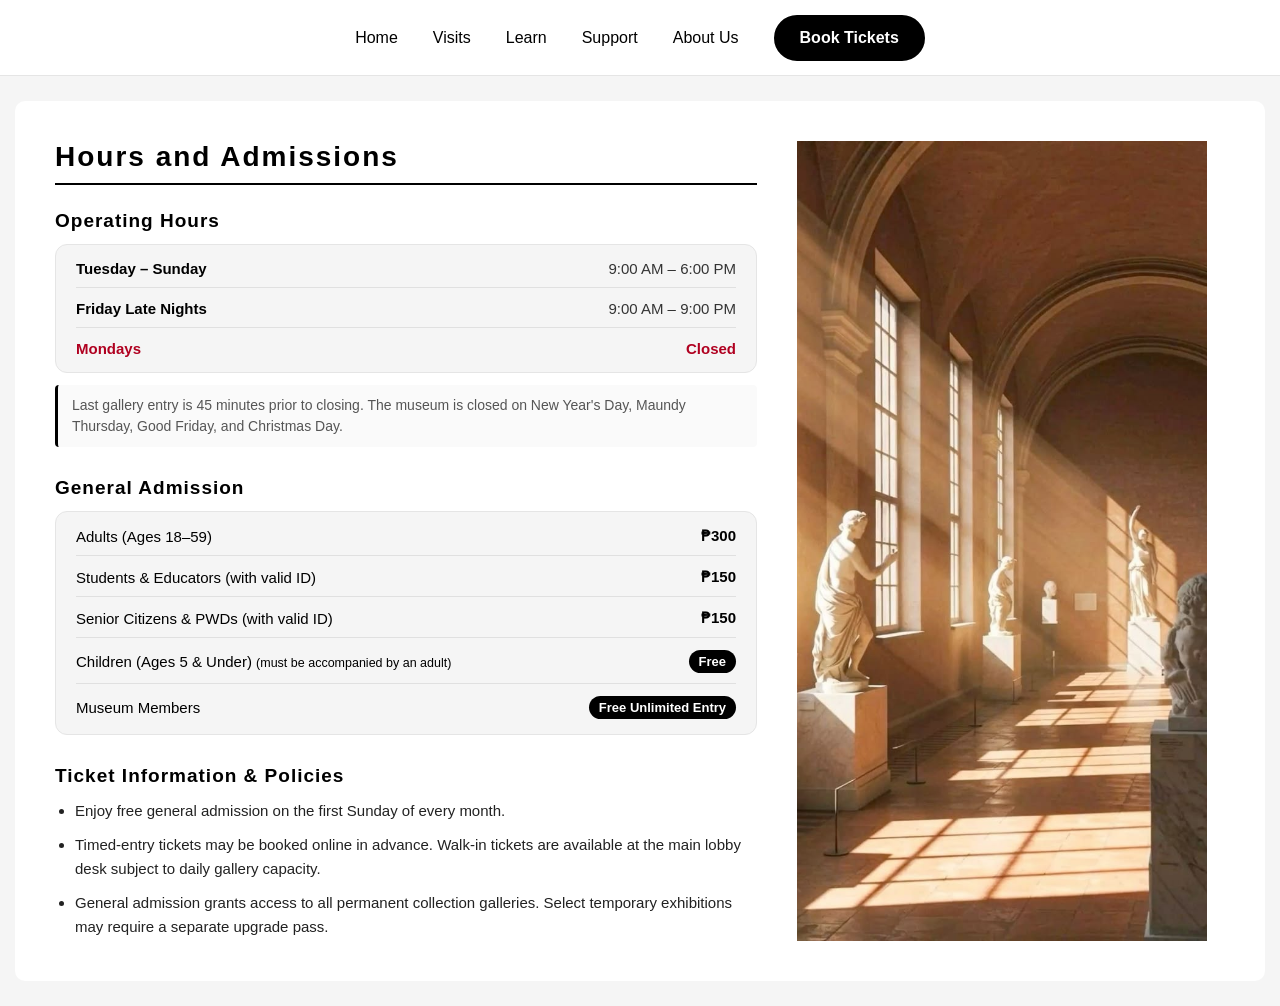
<file: hours-and-admissions.html>
<!DOCTYPE html>
<html>
    <head>
        <meta charset="utf-8">
        <meta name="viewport" content="width=device-width, initial-scale=1.0, maximum-scale=1.0, user-scalable=no">
        <title>Home Page</title>
        <link href="hours-and-admissions.css" rel="stylesheet">
        <link href="nav.css" rel="stylesheet">
        <link href="https://fonts.cdnfonts.com/css/lemon-milk" rel="stylesheet">
    </head>
    <body>
        <!-- Navigation -->
        <nav class="mainNav">
            <div class="navItem">
                <a href="index.html">
                <p class="navHeader">Home</p>
                </a>
            </div>

            <!-- Visits Dropdown -->
            <div class="navItem hasDropdown">
                <p class="navHeader">Visits</p>
                <div class="dropdownMenu">
                    <div class="dropdownContent visitLayout">
                        <div class="visitLeft">
                            <img src="images/PlanYourVisit.png" class="mainNavLogo" alt="Plan Your Visit">
                        </div>
                        <div class="visitRight">
                            <div class="cardGrid">
                                <a href="hours-and-admissions.html">
                                <div class="navCard">
                                    <img class="navLogo" src="images/Hours.png" alt="">
                                    <p>Hours & Admissions</p>
                                </div>
                                </a>
                                <a href="location-and-direction.html">
                                <div class="navCard">
                                    <img class="navLogo" src="images/Location.png" alt="">
                                    <p>Location & Directions</p>
                                </div>
                                </a>
                                <div class="navCard">
                                    <img class="navLogo" src="images/Accessibility.png" alt="">
                                    <p>Accessibility</p>
                                </div>
                                <div class="navCard">
                                    <img class="navLogo" src="images/Tour.png" alt="">
                                    <p>Guided Tours</p>
                                </div>
                                <div class="navCard">
                                    <img class="navLogo" src="images/Guideline.png" alt="">
                                    <p>Visitor Guidelines</p>
                                </div>
                                <div class="navCard">
                                    <img class="navLogo" src="images/FAQ.png" alt="">
                                    <p>FAQ</p>
                                </div>
                            </div>
                        </div>
                    </div>
                </div>
                <div class="blackDrop"></div>
            </div>

            <!-- Learn Dropdown -->
            <div class="navItem hasDropdown">
                <p class="navHeader">Learn</p>
                <div class="dropdownMenu">
                    <div class="dropdownContent learnLayout">
                        <div class="learnLeft">
                            <h2 class="dropdownTitle">History Timeline</h2>
                            <div class="cardColumn">
                                <div class="navCard">
                                    <img class="navLogo" src="images/museum.png" alt="">
                                    <p>Museum's History</p>
                                </div>
                                <div class="navCard">
                                    <img class="navLogo" src="images/author.png" alt="">
                                    <p>Author's History</p>
                                </div>
                            </div>
                        </div>
                        <div class="learnRight">
                            <h2 class="dropdownTitle">Online Gallery</h2>
                            <div class="cardGrid threeCol">
                                <div class="navCard">
                                    <img class="navLogo" src="images/gallery.png" alt="">
                                    <p>Collection Highlights</p>
                                </div>
                                <div class="navCard">
                                    <img class="navLogo" src="images/gallery.png" alt="">
                                    <p>Featured Artifacts</p>
                                </div>
                                <div class="navCard">
                                    <img class="navLogo" src="images/gallery.png" alt="">
                                    <p>Curator’s Picks</p>
                                </div>
                                <div class="navCard">
                                    <img class="navLogo" src="images/author.png" alt="">
                                    <p>Featured Authors</p>
                                </div>
                                <div class="navCard">
                                    <img class="navLogo" src="images/author.png" alt="">
                                    <p>Behind the Works</p>
                                </div>
                            </div>
                        </div>
                    </div>
                </div>
                <div class="blackDrop"></div>
            </div>

            <!-- Support Dropdown -->
            <div class="navItem hasDropdown">
                <p class="navHeader">Support</p>
                <div class="dropdownMenu">
                    <div class="dropdownContent supportLayout">
                        <h2 class="dropdownTitle">Support the Museum</h2>
                        <div class="supportRow">
                            <div class="supportCard">
                                <div class="supportTop">
                                    <img class="supportQR" src="images/maribank.jpg" alt="MariBank QR">
                                </div>
                                <div class="supportBottom">
                                    <h3>MariBank</h3>
                                </div>
                            </div>
                            <div class="supportCard">
                                <div class="supportTop">
                                    <img class="supportQR" src="images/bdo.jpg" alt="BDO QR">
                                </div>
                                <div class="supportBottom">
                                    <h3>BDO</h3>
                                </div>
                            </div>
                            <div class="supportCard">
                                <div class="supportTop">
                                    <img class="supportQR" src="images/gcash.jpg" alt="GCash QR">
                                </div>
                                <div class="supportBottom">
                                    <h3>GCash</h3>
                                </div>
                            </div>
                        </div>
                    </div>
                </div>
                <div class="blackDrop"></div>
            </div>

            <!-- About Us Dropdown -->
            <div class="navItem hasDropdown">
                <p class="navHeader">About Us</p>
                <div class="dropdownMenu">
                    <div class="dropdownContent aboutLayout">
                        <div class="aboutLeft">
                            <h2 class="dropdownTitle">Meet the Team</h2>
                            <div class="aboutRow">
                                <div class="aboutCard">
                                    <img class="aboutUsPicture" src="images/maribank.jpg" alt="Co-Founder">
                                    <h3>Co-Founder</h3>
                                </div>
                                <div class="aboutCard">
                                    <img class="aboutUsPicture" src="images/maribank.jpg" alt="Founder">
                                    <h3>Founder</h3>
                                </div>
                                <div class="aboutCard">
                                    <img class="aboutUsPicture" src="images/maribank.jpg" alt="Co-Founder">
                                    <h3>Co-Founder</h3>
                                </div>
                            </div>
                        </div>
                        <div class="aboutRight">
                            <h2 class="dropdownTitle">Contact Us</h2>
                            <p class="contactText">Email: aoayqt@gmail.com</p>
                            <p class="contactText">Phone: 0976-339-2121</p>
                            <p class="contactText">Hours: Tue–Sun, 9AM–6PM</p>
                        </div>
                    </div>
                </div>
                <div class="blackDrop"></div>
            </div>

            <!-- Book Tickets Dropdown -->
            <div class="bookWrapper">
                <div class="bookButton">
                    <p>Book Tickets</p>
                </div>
                <div class="bookDrop">
                    <h2 class="dropdownTitle" style="color: white;">Reserve Your Visit</h2>
                    <p style="font-size: 14px; color: lightgray; margin-top: 10px;">Select your date and ticket type below.</p>
                </div>
            </div>
        </nav>
        <!-- End of Navigation -->
        <!-- Start of Hours and Admi -->
        <article>
            <div class="mainContainer">
                <div class="collumnLeft">
                    <div class="row1">
                        <h1 class="sectionTitle">Hours and Admissions</h1>
                        <div class="lineSeperation"></div>
                    </div>
                    <div class="row2">
                        <div class="infoBlock">
                            <h2 class="subHeading">Operating Hours</h2>
                            <div class="scheduleCard">
                                <div class="scheduleRow">
                                    <span class="dayLabel">Tuesday – Sunday</span>
                                    <span class="timeLabel">9:00 AM – 6:00 PM</span>
                                </div>
                                <div class="scheduleRow">
                                    <span class="dayLabel">Friday Late Nights</span>
                                    <span class="timeLabel">9:00 AM – 9:00 PM</span>
                                </div>
                                <div class="scheduleRow closedRow">
                                    <span class="dayLabel">Mondays</span>
                                    <span class="timeLabel">Closed</span>
                                </div>
                            </div>
                            <p class="infoNote">
                                Last gallery entry is 45 minutes prior to closing. The museum is closed on New Year's Day, Maundy Thursday, Good Friday, and Christmas Day.
                            </p>
                        </div>

                        <div class="infoBlock">
                            <h2 class="subHeading">General Admission</h2>
                            <div class="admissionCard">
                                <div class="priceRow">
                                    <span>Adults (Ages 18–59)</span>
                                    <span class="priceTag">₱300</span>
                                </div>
                                <div class="priceRow">
                                    <span>Students & Educators (with valid ID)</span>
                                    <span class="priceTag">₱150</span>
                                </div>
                                <div class="priceRow">
                                    <span>Senior Citizens & PWDs (with valid ID)</span>
                                    <span class="priceTag">₱150</span>
                                </div>
                                <div class="priceRow">
                                    <span>Children (Ages 5 & Under) <small>(must be accompanied by an adult)</small></span>
                                    <span class="priceTag freeTag">Free</span>
                                </div>
                                <div class="priceRow">
                                    <span>Museum Members</span>
                                    <span class="priceTag freeTag">Free Unlimited Entry</span>
                                </div>
                            </div>
                        </div>

                        <div class="infoBlock">
                            <h2 class="subHeading">Ticket Information & Policies</h2>
                            <ul class="policyList">
                                <li>Enjoy free general admission on the first Sunday of every month.</li>
                                <li>Timed-entry tickets may be booked online in advance. Walk-in tickets are available at the main lobby desk subject to daily gallery capacity.</li>
                                <li>General admission grants access to all permanent collection galleries. Select temporary exhibitions may require a separate upgrade pass.</li>
                            </ul>
                        </div>
                    </div>
                </div>
                <div class="collumnRight">
                    <img src="images/hours-and-admissions.jpg" class="imageHoursandAdmi">
                </div>
            </div>
        </article>
    </body>

</html>
</file>
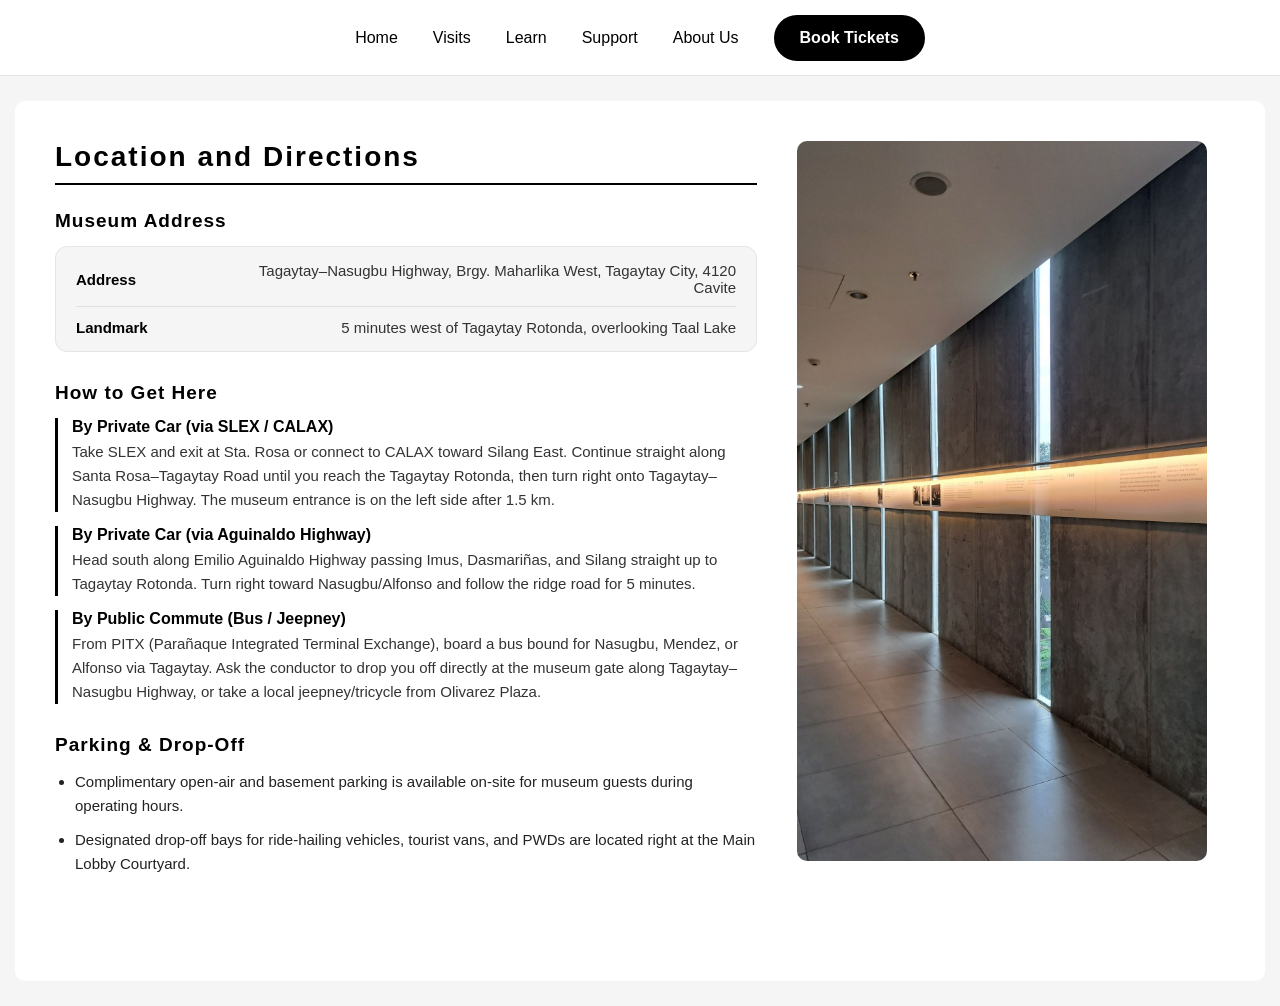
<file: location-and-direction.html>
<!DOCTYPE html>
<html>
    <head>
        <meta charset="utf-8">
        <meta name="viewport" content="width=device-width, initial-scale=1.0, maximum-scale=1.0, user-scalable=no">
        <title>Location and Directions</title>
        <link href="location-and-direction.css" rel="stylesheet">
        <link href="nav.css" rel="stylesheet">
        <link href="https://fonts.cdnfonts.com/css/lemon-milk" rel="stylesheet">
    </head>
    <body>
        <!-- Navigation -->
        <nav class="mainNav">
            <div class="navItem">
                <a href="index.html">
                    <p class="navHeader">Home</p>
                </a>
            </div>

            <!-- Visits Dropdown -->
            <div class="navItem hasDropdown">
                <p class="navHeader">Visits</p>
                <div class="dropdownMenu">
                    <div class="dropdownContent visitLayout">
                        <div class="visitLeft">
                            <img src="images/PlanYourVisit.png" class="mainNavLogo" alt="Plan Your Visit">
                        </div>
                        <div class="visitRight">
                            <div class="cardGrid">
                                <a href="hours-and-admissions.html">
                                <div class="navCard">
                                    <img class="navLogo" src="images/Hours.png" alt="">
                                    <p>Hours & Admissions</p>
                                </div>
                                </a>
                                <a href="location-and-direction.html">
                                <div class="navCard">
                                    <img class="navLogo" src="images/Location.png" alt="">
                                    <p>Location & Directions</p>
                                </div>
                                </a>
                                <div class="navCard">
                                    <img class="navLogo" src="images/Accessibility.png" alt="">
                                    <p>Accessibility</p>
                                </div>
                                <div class="navCard">
                                    <img class="navLogo" src="images/Tour.png" alt="">
                                    <p>Guided Tours</p>
                                </div>
                                <div class="navCard">
                                    <img class="navLogo" src="images/Guideline.png" alt="">
                                    <p>Visitor Guidelines</p>
                                </div>
                                <div class="navCard">
                                    <img class="navLogo" src="images/FAQ.png" alt="">
                                    <p>FAQ</p>
                                </div>
                            </div>
                        </div>
                    </div>
                </div>
                <div class="blackDrop"></div>
            </div>

            <!-- Learn Dropdown -->
            <div class="navItem hasDropdown">
                <p class="navHeader">Learn</p>
                <div class="dropdownMenu">
                    <div class="dropdownContent learnLayout">
                        <div class="learnLeft">
                            <h2 class="dropdownTitle">History Timeline</h2>
                            <div class="cardColumn">
                                <div class="navCard">
                                    <img class="navLogo" src="images/museum.png" alt="">
                                    <p>Museum's History</p>
                                </div>
                                <div class="navCard">
                                    <img class="navLogo" src="images/author.png" alt="">
                                    <p>Author's History</p>
                                </div>
                            </div>
                        </div>
                        <div class="learnRight">
                            <h2 class="dropdownTitle">Online Gallery</h2>
                            <div class="cardGrid threeCol">
                                <div class="navCard">
                                    <img class="navLogo" src="images/gallery.png" alt="">
                                    <p>Collection Highlights</p>
                                </div>
                                <div class="navCard">
                                    <img class="navLogo" src="images/gallery.png" alt="">
                                    <p>Featured Artifacts</p>
                                </div>
                                <div class="navCard">
                                    <img class="navLogo" src="images/gallery.png" alt="">
                                    <p>Curator’s Picks</p>
                                </div>
                                <div class="navCard">
                                    <img class="navLogo" src="images/author.png" alt="">
                                    <p>Featured Authors</p>
                                </div>
                                <div class="navCard">
                                    <img class="navLogo" src="images/author.png" alt="">
                                    <p>Behind the Works</p>
                                </div>
                            </div>
                        </div>
                    </div>
                </div>
                <div class="blackDrop"></div>
            </div>

            <!-- Support Dropdown -->
            <div class="navItem hasDropdown">
                <p class="navHeader">Support</p>
                <div class="dropdownMenu">
                    <div class="dropdownContent supportLayout">
                        <h2 class="dropdownTitle">Support the Museum</h2>
                        <div class="supportRow">
                            <div class="supportCard">
                                <div class="supportTop">
                                    <img class="supportQR" src="images/maribank.jpg" alt="MariBank QR">
                                </div>
                                <div class="supportBottom">
                                    <h3>MariBank</h3>
                                </div>
                            </div>
                            <div class="supportCard">
                                <div class="supportTop">
                                    <img class="supportQR" src="images/bdo.jpg" alt="BDO QR">
                                </div>
                                <div class="supportBottom">
                                    <h3>BDO</h3>
                                </div>
                            </div>
                            <div class="supportCard">
                                <div class="supportTop">
                                    <img class="supportQR" src="images/gcash.jpg" alt="GCash QR">
                                </div>
                                <div class="supportBottom">
                                    <h3>GCash</h3>
                                </div>
                            </div>
                        </div>
                    </div>
                </div>
                <div class="blackDrop"></div>
            </div>

            <!-- About Us Dropdown -->
            <div class="navItem hasDropdown">
                <p class="navHeader">About Us</p>
                <div class="dropdownMenu">
                    <div class="dropdownContent aboutLayout">
                        <div class="aboutLeft">
                            <h2 class="dropdownTitle">Meet the Team</h2>
                            <div class="aboutRow">
                                <div class="aboutCard">
                                    <img class="aboutUsPicture" src="images/maribank.jpg" alt="Co-Founder">
                                    <h3>Co-Founder</h3>
                                </div>
                                <div class="aboutCard">
                                    <img class="aboutUsPicture" src="images/maribank.jpg" alt="Founder">
                                    <h3>Founder</h3>
                                </div>
                                <div class="aboutCard">
                                    <img class="aboutUsPicture" src="images/maribank.jpg" alt="Co-Founder">
                                    <h3>Co-Founder</h3>
                                </div>
                            </div>
                        </div>
                        <div class="aboutRight">
                            <h2 class="dropdownTitle">Contact Us</h2>
                            <p class="contactText">Email: aoayqt@gmail.com</p>
                            <p class="contactText">Phone: 0976-339-2121</p>
                            <p class="contactText">Hours: Tue–Sun, 9AM–6PM</p>
                        </div>
                    </div>
                </div>
                <div class="blackDrop"></div>
            </div>

            <!-- Book Tickets Dropdown -->
            <div class="bookWrapper">
                <div class="bookButton">
                    <p>Book Tickets</p>
                </div>
                <div class="bookDrop">
                    <h2 class="dropdownTitle" style="color: white;">Reserve Your Visit</h2>
                    <p style="font-size: 14px; color: lightgray; margin-top: 10px;">Select your date and ticket type below.</p>
                </div>
            </div>
        </nav>
        <!-- End of Navigation -->

        <!-- Start of Location and Directions -->
        <article>
            <div class="mainContainer">
                <div class="collumnLeft">
                    <div class="row1">
                        <h1 class="sectionTitle">Location and Directions</h1>
                        <div class="lineSeperation"></div>
                    </div>

                    <div class="row2">
                        <!-- Single Location Card -->
                        <div class="infoBlock">
                            <h2 class="subHeading">Museum Address</h2>
                            <div class="locationCard">
                                <div class="locationRow">
                                    <span class="labelBold">Address</span>
                                    <span class="valueText">Tagaytay–Nasugbu Highway, Brgy. Maharlika West, Tagaytay City, 4120 Cavite</span>
                                </div>
                                <div class="locationRow">
                                    <span class="labelBold">Landmark</span>
                                    <span class="valueText">5 minutes west of Tagaytay Rotonda, overlooking Taal Lake</span>
                                </div>
                            </div>
                        </div>

                        <!-- Getting Here (Plain Text / Clean List instead of cards) -->
                        <div class="infoBlock">
                            <h2 class="subHeading">How to Get Here</h2>
                            <div class="routeItem">
                                <h3>By Private Car (via SLEX / CALAX)</h3>
                                <p>Take SLEX and exit at Sta. Rosa or connect to CALAX toward Silang East. Continue straight along Santa Rosa–Tagaytay Road until you reach the Tagaytay Rotonda, then turn right onto Tagaytay–Nasugbu Highway. The museum entrance is on the left side after 1.5 km.</p>
                            </div>
                            <div class="routeItem">
                                <h3>By Private Car (via Aguinaldo Highway)</h3>
                                <p>Head south along Emilio Aguinaldo Highway passing Imus, Dasmariñas, and Silang straight up to Tagaytay Rotonda. Turn right toward Nasugbu/Alfonso and follow the ridge road for 5 minutes.</p>
                            </div>
                            <div class="routeItem">
                                <h3>By Public Commute (Bus / Jeepney)</h3>
                                <p>From PITX (Parañaque Integrated Terminal Exchange), board a bus bound for Nasugbu, Mendez, or Alfonso via Tagaytay. Ask the conductor to drop you off directly at the museum gate along Tagaytay–Nasugbu Highway, or take a local jeepney/tricycle from Olivarez Plaza.</p>
                            </div>
                        </div>

                        <!-- Parking & Drop-Off -->
                        <div class="infoBlock">
                            <h2 class="subHeading">Parking & Drop-Off</h2>
                            <ul class="policyList">
                                <li>Complimentary open-air and basement parking is available on-site for museum guests during operating hours.</li>
                                <li>Designated drop-off bays for ride-hailing vehicles, tourist vans, and PWDs are located right at the Main Lobby Courtyard.</li>
                            </ul>
                        </div>
                    </div>
                </div>

                <div class="collumnRight">
                    <img src="images/locations-and-directions.jpg" alt="Museum Location in Tagaytay" class="imageLocation">
                </div>
            </div>
        </article>
    </body>
</html>
</file>
<file: homepage.css>
* {
    margin: 0px;
    font-family: Arial, Helvetica, sans-serif;
    
}

/* Start of Main */

#mainContainer {
    background-color: whitesmoke;
    margin: 5px;
    height: 700px;
    align-content: center;
    display:flex;
}

#mainContainerLeft {
    background-color: white;
    height: 680px;
    flex: 1;
    vertical-align: top;
    margin: 10px 0px 10px 10px;
    align-items: center;
    justify-content: center;
    display:flex;
}

.mainTextContainer {
    background-color: white;
    height: 225px;
    width: 600px;
    border-radius: 10px;
    scale: 1.1;
    margin-bottom: 120px;
}

.mainTextRow1 {
    background-color: white;
    height: 180px;
    display: flex;
}

.mainTextRow2 {
    background-color: white;
    height: 45px;
}

.mainTextRow1Left {
    background-color: white;
    height: 180px;
    width: 360px;
    display: inline-block;
}

#whereMainText {
    font-family: 'Lemon Milk', sans-serif;
    text-align: center;
    vertical-align: middle;
    line-height: 250px;
    font-size: 100px;
}

#modernMainText {
    font-family: 'Lemon Milk', sans-serif;
    font-size: 50px;
    line-height: 1;
    letter-spacing: 3px;
}

#artMainText {
    font-family: 'Lemon Milk', sans-serif;
    font-size: 50px;
    line-height: 1;
    letter-spacing: 3px;
}

#meetsMainText {
    font-family: 'Lemon Milk', sans-serif;
    text-align: center;
    font-size: 50px;
    line-height: 45px;
    letter-spacing: 0px;
}

#livinghistoryMainText {
    font-family: 'Lemon Milk', sans-serif;
    text-align: center;
    font-size: 65px;
    line-height: 1;
    letter-spacing: 5px;
}

#modernMainText,
#artMainText,
.livingHistortText,
#livinghistoryMainText {
    position: relative;
    display: inline-block;
    cursor: pointer;
    transition: transform 0.3s ease, text-shadow 0.3s ease, color 0.3s ease;
}

#modernMainText::after,
#artMainText::after,
.livingHistortText::after,
#livinghistoryMainText::after {
    content: "";
    position: absolute;
    bottom: 0;
    left: 0;
    width: 100%;
    height: 3px;
    background-color: gold;
    transform: scaleX(0);
    transform-origin: bottom right;
    transition: transform 0.3s ease-out;
}

#modernMainText::after,
#artMainText::after{
    content: "";
    position: absolute;
    bottom: 0;
    left: 0;
    width: 100%;
    height: 3px;
    background-color: black;
    transform: scaleX(0);
    transform-origin: bottom right;
    transition: transform 0.3s ease-out;
}

#modernMainText:hover,
#artMainText:hover,
.livingHistortText:hover,
#livinghistoryMainText:hover {
    transform: translateY(-4px);
}

#modernMainText:hover::after,
#artMainText:hover::after,
.livingHistortText:hover::after,
#livinghistoryMainText:hover::after {
    transform: scaleX(1);
    transform-origin: bottom left;
}

.livingHistortText {
    font-family: 'Lemon Milk', sans-serif;
    line-height: 1;
}

.livingHistortText:hover {
    color: gold;
}

.mainTextRow1Right {
    width: 300px;
    height: 250px;
    display: flex;
    flex-direction: column;
}

.mainTextRow1RightTop {
    background-color: white;
    height: 125px;
    width: 240px;
    display: flex;
    justify-content: flex-start;
    align-items: flex-end;
}

.mainTextRow1RightBottom {
    background-color: white;
    height: 55px;
    width: 240px;
    display: flex;
    justify-content: flex-start;
    align-items: flex-start;
}

#mainContainerRight {
    background-color: white;
    height: 680px;
    flex: 1;
    vertical-align: top;
    margin: 10px 10px 10px 0px;
    align-items: center;
    justify-content: center;
    display:flex;
}

.pictureCollageContainer {
    position: relative;
    height: 680px;
    width: 640px;
    display: flex;
    flex-wrap: wrap;
    justify-content: center;
    align-items: center;
    color: white;
}

.pictureCollage {
    position: absolute;
    border-radius: 14px;
    object-fit: cover;
    box-shadow: 0 10px 25px rgba(0, 0, 0, 0.25);
    transition: transform 0.3s ease, box-shadow 0.3s ease;
    cursor: pointer;
}

.item-1 {
    object-fit: cover;
    width: 400px;
    height: 300px;
    margin: 10px;
    top: 10px;
    left: 10px;
    z-index: 2;
}

.item-2 {
    object-fit: cover;
    width: 400px;
    height: 300px;
    margin: 10px;
    z-index: 3;
}

.item-3 {
    object-fit: cover;
    width: 400px;
    height: 300px;
    margin: 10px;
    bottom: 10px;
    right: 0;
    z-index: 1;
}

.pictureCollage:hover {
    z-index: 9;
    transform: scale(1.05);
    box-shadow: 0 15px 30px rgba(0, 0, 0, 0.35);
}

#mainImg {
    height: 680px; 
    width: 640px;
    border-radius: 10px;
}
/* Information Container */
.informationContainer {
    background-color: white;
    margin: 25px 15px;
    padding: 50px 40px;
    border-radius: 10px;
}

.exhibitionHeader {
    max-width: 1200px;
    margin: 0 auto 35px auto;
}

.sectionTitle {
    font-family: 'Lemon Milk', sans-serif;
    font-size: 28px;
    letter-spacing: 2px;
    margin-bottom: 10px;
}

.lineSeperation {
    background-color: black;
    height: 2px;
    width: 100%;
}

.exhibitionGrid {
    max-width: 1200px;
    margin: 0 auto;
    display: flex;
    flex-wrap: wrap;
    justify-content: center;
    gap: 25px;
}

.exhibitionCard {
    background-color: whitesmoke;
    width: 370px;
    border-radius: 12px;
    overflow: hidden;
    border: 1px solid #e5e5e5;
    display: flex;
    flex-direction: column;
    cursor: pointer;
    transition: transform 0.3s ease, box-shadow 0.3s ease;
}

.exhibitionCard:hover {
    transform: translateY(-6px);
    box-shadow: 0 10px 20px rgba(0, 0, 0, 0.12);
}

.exhibitionImageBox {
    width: 100%;
    height: 230px;
    background-color: #ddd;
}

.exhibitionImage {
    width: 100%;
    height: 100%;
    object-fit: cover;
    display: block;
}

.exhibitionTextBox {
    padding: 20px;
    background-color: white;
    flex: 1;
    display: flex;
    flex-direction: column;
    justify-content: space-between;
    gap: 10px;
}

.mainExhibitionTitle {
    font-family: 'Lemon Milk', sans-serif;
    font-size: 18px;
    line-height: 1.3;
    color: black;
}

.exhibitionMeta {
    font-size: 13px;
    color: gray;
    font-weight: bold;
}
/* End of Main */

/*hover*/

body:has(.visitsNav:hover, .learnNav:hover, .supportNav:hover, .aboutUsNav:hover) {
  overflow: hidden;
}

.ButtonMainHeader:hover {
    cursor:pointer;
}

.visitsNav:hover .visitsDrop, .learnNav:hover .learnDrop, .supportNav:hover .supportDrop, .aboutUsNav:hover .aboutUsDrop{
    visibility: visible;
    opacity: 1;
}

.visitsNav:hover .blackDrop, .learnNav:hover .blackDrop, .supportNav:hover .blackDrop, .aboutUsNav:hover .blackDrop{
    visibility: visible;
    opacity: 0.3;
}


.bookButton:hover {
    background-color: white;
    color:black;
    border: 2px solid black;
}

.bookButton:hover .bookDrop{
    visibility: visible;
    opacity: 1;
}
</file>
<file: nav.css>
a:link, a:visited {
    color: black;
    text-decoration: none;
    
}

body {
    background-color: whitesmoke;
}

html {
  scrollbar-width: none; 
  -ms-overflow-style: none; 
}

html::-webkit-scrollbar {
  display: none;
}

/* Navigation */
.mainNav {
    background-color: white;
    height: 75px;
    display: flex;
    justify-content: center;
    align-items: center;
    gap: 35px;
    position: relative;
    border-bottom: 1px solid #e5e5e5;
    z-index: 100;
}

.navItem {
    height: 100%;
    display: flex;
    align-items: center;
    cursor: pointer;
}

.navHeader {
    position: relative;
    padding: 5px 0;
    font-size: 16px;
    font-weight: 500;
}

/* Top line hover animation */
.navHeader::before {
    content: "";
    position: absolute;
    top: 0;
    left: 0;
    width: 100%;
    height: 2px;
    background-color: black;
    transform: scaleX(0);
    transform-origin: right;
    transition: transform 0.3s ease-out;
}

.navItem:hover .navHeader::before {
    transform: scaleX(1);
    transform-origin: left;
}

/* Book Tickets Button & Dropdown */
.bookWrapper {
    position: relative;
    height: 100%;
    display: flex;
    align-items: center;
}

.bookButton {
    padding: 12px 24px;
    border-radius: 25px;
    background-color: black;
    color: white;
    border: 2px solid black;
    cursor: pointer;
    font-weight: bold;
    transition: 0.3s ease;
}

.bookButton:hover {
    background-color: white;
    color: black;
}

.bookDrop {
    position: absolute;
    top: 100%;
    right: 0;
    width: 380px;
    min-height: 450px;
    background-color: black;
    color: white;
    border-radius: 20px;
    padding: 30px;
    box-shadow: 0 15px 30px rgba(0, 0, 0, 0.3);
    visibility: hidden;
    opacity: 0;
    transition: opacity 0.3s ease, visibility 0.3s ease;
    z-index: 20;
}

.bookWrapper:hover .bookDrop {
    visibility: visible;
    opacity: 1;
}

/* Full-Width Dropdown Menu */
.dropdownMenu {
    position: absolute;
    top: 100%;
    left: 0;
    width: 100%;
    background-color: white;
    border-top: 1px solid #eeeeee;
    box-shadow: 0 15px 25px rgba(0, 0, 0, 0.1);
    padding: 40px 0;
    visibility: hidden;
    opacity: 0;
    transition: opacity 0.3s ease, visibility 0.3s ease;
    z-index: 15;
    cursor: default;
}

.hasDropdown:hover .dropdownMenu {
    visibility: visible;
    opacity: 1;
}

/* Dark Overlay Behind Dropdown */
.blackDrop {
    position: fixed;
    top: 75px;
    left: 0;
    width: 100%;
    height: 100vh;
    background-color: black;
    opacity: 0;
    visibility: hidden;
    pointer-events: none;
    transition: opacity 0.3s ease;
    z-index: 5;
}

.hasDropdown:hover .blackDrop {
    visibility: visible;
    opacity: 0.35;
}

body:has(.hasDropdown:hover) {
    overflow: hidden;
}

/* Shared Dropdown Content & Cards */
.dropdownContent {
    max-width: 1200px;
    margin: 0 auto;
    padding: 0 20px;
}

.dropdownTitle {
    font-family: 'Lemon Milk', sans-serif;
    font-size: 22px;
    margin-bottom: 20px;
    text-align: center;
}

.navCard {
    background-color: whitesmoke;
    width: 185px;
    height: 105px;
    border-radius: 15px;
    display: flex;
    flex-direction: column;
    justify-content: center;
    align-items: center;
    gap: 10px;
    text-align: center;
    padding: 10px;
    cursor: pointer;
    transition: transform 0.3s ease, box-shadow 0.3s ease;
}

.navCard:hover {
    transform: translateY(-6px);
    box-shadow: 0 8px 18px rgba(0, 0, 0, 0.15);
    background-color: #ececec;
}

.navCard p {
    font-size: 14px;
    font-weight: bold;
}

.navLogo {
    height: 30px;
    width: 30px;
    object-fit: contain;
}

/* Visits Layout */
.visitLayout {
    display: flex;
    align-items: center;
    justify-content: center;
    gap: 40px;
}

.mainNavLogo {
    width: 240px;
    height: 240px;
    object-fit: contain;
}

.cardGrid {
    display: flex;
    flex-wrap: wrap;
    gap: 20px;
    max-width: 860px;
}

/* Learn Layout */
.learnLayout {
    display: flex;
    justify-content: center;
    gap: 40px;
}

.learnLeft {
    padding-right: 40px;
    border-right: 2px solid black;
    display: flex;
    flex-direction: column;
    align-items: center;
}

.cardColumn {
    display: flex;
    flex-direction: column;
    gap: 20px;
}

.threeCol {
    max-width: 650px;
    justify-content: center;
}

/* Support Layout */
.supportLayout {
    display: flex;
    flex-direction: column;
    align-items: center;
}

.supportRow {
    display: flex;
    justify-content: center;
    gap: 30px;
}

.supportCard {
    background-color: whitesmoke;
    width: 240px;
    padding: 20px;
    border-radius: 20px;
    display: flex;
    flex-direction: column;
    align-items: center;
    gap: 15px;
    transition: transform 0.3s ease, box-shadow 0.3s ease;
}

.supportCard:hover {
    transform: translateY(-6px);
    box-shadow: 0 8px 18px rgba(0, 0, 0, 0.15);
}

.supportTop {
    width: 200px;
    height: 200px;
    background-color: white;
    border-radius: 15px;
    display: flex;
    justify-content: center;
    align-items: center;
}

.supportQR {
    width: 160px;
    height: 160px;
    object-fit: contain;
}

.supportBottom {
    width: 200px;
    padding: 12px 0;
    background-color: white;
    border-radius: 15px;
    text-align: center;
}

/* About Us Layout */
.aboutLayout {
    display: flex;
    justify-content: center;
    gap: 40px;
}

.aboutLeft {
    padding-right: 40px;
    border-right: 2px solid black;
}

.aboutRow {
    display: flex;
    gap: 20px;
}

.aboutCard {
    background-color: whitesmoke;
    width: 180px;
    padding: 15px;
    border-radius: 20px;
    display: flex;
    flex-direction: column;
    align-items: center;
    gap: 12px;
    transition: transform 0.3s ease, box-shadow 0.3s ease;
}

.aboutCard:hover {
    transform: translateY(-6px);
    box-shadow: 0 8px 18px rgba(0, 0, 0, 0.15);
}

.aboutUsPicture {
    width: 140px;
    height: 140px;
    object-fit: cover;
    border-radius: 15px;
    background-color: white;
}

.aboutCard h3 {
    background-color: white;
    width: 100%;
    padding: 10px 0;
    text-align: center;
    border-radius: 12px;
    font-size: 16px;
}

.aboutRight {
    display: flex;
    flex-direction: column;
    justify-content: center;
    min-width: 220px;
}

.contactText {
    font-size: 15px;
    margin-bottom: 10px;
    color: #333;
}

@media (max-width: 768px) {
    .mainNav {
        height: auto;
        flex-wrap: wrap;
        gap: 15px 20px;
        padding: 15px 10px;
    }

    .navItem {
        height: auto;
    }

    .navHeader {
        font-size: 14px;
    }

    .bookWrapper {
        height: auto;
    }

    .bookButton {
        padding: 8px 18px;
        font-size: 14px;
    }

    .bookDrop {
        position: fixed;
        top: 110px;
        left: 50%;
        right: auto;
        transform: translateX(-50%);
        width: 90%;
        max-width: 360px;
        min-height: 300px;
    }

    .dropdownMenu {
        padding: 25px 0;
        max-height: 75vh;
        overflow-y: auto;
    }

    .blackDrop {
        display: none;
    }

    .visitLayout,
    .learnLayout,
    .aboutLayout {
        flex-direction: column;
        align-items: center;
        gap: 25px;
    }

    .mainNavLogo {
        width: 130px;
        height: 130px;
    }

    .cardGrid,
    .threeCol {
        justify-content: center;
        gap: 12px;
    }

    .navCard {
        width: 140px;
        height: 95px;
    }

    .learnLeft,
    .aboutLeft {
        padding-right: 0;
        padding-bottom: 20px;
        border-right: none;
        border-bottom: 2px solid black;
        width: 100%;
    }

    .cardColumn {
        flex-direction: row;
        flex-wrap: wrap;
        justify-content: center;
        gap: 12px;
    }

    .supportRow,
    .aboutRow {
        flex-wrap: wrap;
        justify-content: center;
        gap: 15px;
    }

    .supportCard {
        width: 160px;
        padding: 15px;
    }

    .supportTop {
        width: 130px;
        height: 130px;
    }

    .supportQR {
        width: 110px;
        height: 110px;
    }

    .supportBottom {
        width: 130px;
        padding: 8px 0;
    }

    .aboutCard {
        width: 145px;
    }

    .aboutUsPicture {
        width: 110px;
        height: 110px;
    }

    .aboutRight {
        text-align: center;
        align-items: center;
    }
}
/* End of Navigation */
</file>
<file: FinalExam.css>
* {
    margin: 0px;
    font-family: Arial, Helvetica, sans-serif;
    
}

/* Start of Main */

#mainContainer {
    background-color: whitesmoke;
    margin: 5px;
    height: 700px;
    align-content: center;
    display:flex;
}

#mainContainerLeft {
    background-color: white;
    height: 680px;
    flex: 1;
    vertical-align: top;
    margin: 10px 0px 10px 10px;
    align-items: center;
    justify-content: center;
    display:flex;
}

.mainTextContainer {
    background-color: white;
    height: 225px;
    width: 600px;
    border-radius: 10px;
    scale: 1.1;
    margin-bottom: 120px;
}

.mainTextRow1 {
    background-color: white;
    height: 180px;
    display: flex;
}

.mainTextRow2 {
    background-color: white;
    height: 45px;
}

.mainTextRow1Left {
    background-color: white;
    height: 180px;
    width: 360px;
    display: inline-block;
}

#whereMainText {
    font-family: 'Lemon Milk', sans-serif;
    text-align: center;
    vertical-align: middle;
    line-height: 250px;
    font-size: 100px;
}

#modernMainText {
    font-family: 'Lemon Milk', sans-serif;
    font-size: 50px;
    line-height: 1;
    letter-spacing: 3px;
}

#artMainText {
    font-family: 'Lemon Milk', sans-serif;
    font-size: 50px;
    line-height: 1;
    letter-spacing: 3px;
}

#meetsMainText {
    font-family: 'Lemon Milk', sans-serif;
    text-align: center;
    font-size: 50px;
    line-height: 45px;
    letter-spacing: 0px;
}

#livinghistoryMainText {
    font-family: 'Lemon Milk', sans-serif;
    text-align: center;
    font-size: 65px;
    line-height: 1;
    letter-spacing: 5px;
}

#modernMainText,
#artMainText,
.livingHistortText,
#livinghistoryMainText {
    position: relative;
    display: inline-block;
    cursor: pointer;
    transition: transform 0.3s ease, text-shadow 0.3s ease, color 0.3s ease;
}

#modernMainText::after,
#artMainText::after,
.livingHistortText::after,
#livinghistoryMainText::after {
    content: "";
    position: absolute;
    bottom: 0;
    left: 0;
    width: 100%;
    height: 3px;
    background-color: gold;
    transform: scaleX(0);
    transform-origin: bottom right;
    transition: transform 0.3s ease-out;
}

#modernMainText::after,
#artMainText::after{
    content: "";
    position: absolute;
    bottom: 0;
    left: 0;
    width: 100%;
    height: 3px;
    background-color: black;
    transform: scaleX(0);
    transform-origin: bottom right;
    transition: transform 0.3s ease-out;
}

#modernMainText:hover,
#artMainText:hover,
.livingHistortText:hover,
#livinghistoryMainText:hover {
    transform: translateY(-4px);
}

#modernMainText:hover::after,
#artMainText:hover::after,
.livingHistortText:hover::after,
#livinghistoryMainText:hover::after {
    transform: scaleX(1);
    transform-origin: bottom left;
}

.livingHistortText {
    font-family: 'Lemon Milk', sans-serif;
    line-height: 1;
}

.livingHistortText:hover {
    color: gold;
}

.mainTextRow1Right {
    width: 300px;
    height: 250px;
    display: flex;
    flex-direction: column;
}

.mainTextRow1RightTop {
    background-color: white;
    height: 125px;
    width: 240px;
    display: flex;
    justify-content: flex-start;
    align-items: flex-end;
}

.mainTextRow1RightBottom {
    background-color: white;
    height: 55px;
    width: 240px;
    display: flex;
    justify-content: flex-start;
    align-items: flex-start;
}

#mainContainerRight {
    background-color: white;
    height: 680px;
    flex: 1;
    vertical-align: top;
    margin: 10px 10px 10px 0px;
    align-items: center;
    justify-content: center;
    display:flex;
}

.pictureCollageContainer {
    position: relative;
    height: 680px;
    width: 640px;
    display: flex;
    flex-wrap: wrap;
    justify-content: center;
    align-items: center;
    color: white;
}

.pictureCollage {
    position: absolute;
    border-radius: 14px;
    object-fit: cover;
    box-shadow: 0 10px 25px rgba(0, 0, 0, 0.25);
    transition: transform 0.3s ease, box-shadow 0.3s ease;
    cursor: pointer;
}

.item-1 {
    object-fit: cover;
    width: 400px;
    height: 300px;
    margin: 10px;
    top: 10px;
    left: 10px;
    z-index: 2;
}

.item-2 {
    object-fit: cover;
    width: 400px;
    height: 300px;
    margin: 10px;
    z-index: 3;
}

.item-3 {
    object-fit: cover;
    width: 400px;
    height: 300px;
    margin: 10px;
    bottom: 10px;
    right: 0;
    z-index: 1;
}

.pictureCollage:hover {
    z-index: 9;
    transform: scale(1.05);
    box-shadow: 0 15px 30px rgba(0, 0, 0, 0.35);
}

#mainImg {
    height: 680px; 
    width: 640px;
    border-radius: 10px;
}
/* Information Container */
.informationContainer {
    background-color: white;
    margin: 25px 15px;
    padding: 50px 40px;
    border-radius: 10px;
}

.exhibitionHeader {
    max-width: 1200px;
    margin: 0 auto 35px auto;
}

.sectionTitle {
    font-family: 'Lemon Milk', sans-serif;
    font-size: 28px;
    letter-spacing: 2px;
    margin-bottom: 10px;
}

.lineSeperation {
    background-color: black;
    height: 2px;
    width: 100%;
}

.exhibitionGrid {
    max-width: 1200px;
    margin: 0 auto;
    display: flex;
    flex-wrap: wrap;
    justify-content: center;
    gap: 25px;
}

.exhibitionCard {
    background-color: whitesmoke;
    width: 370px;
    border-radius: 12px;
    overflow: hidden;
    border: 1px solid #e5e5e5;
    display: flex;
    flex-direction: column;
    cursor: pointer;
    transition: transform 0.3s ease, box-shadow 0.3s ease;
}

.exhibitionCard:hover {
    transform: translateY(-6px);
    box-shadow: 0 10px 20px rgba(0, 0, 0, 0.12);
}

.exhibitionImageBox {
    width: 100%;
    height: 230px;
    background-color: #ddd;
}

.exhibitionImage {
    width: 100%;
    height: 100%;
    object-fit: cover;
    display: block;
}

.exhibitionTextBox {
    padding: 20px;
    background-color: white;
    flex: 1;
    display: flex;
    flex-direction: column;
    justify-content: space-between;
    gap: 10px;
}

.mainExhibitionTitle {
    font-family: 'Lemon Milk', sans-serif;
    font-size: 18px;
    line-height: 1.3;
    color: black;
}

.exhibitionMeta {
    font-size: 13px;
    color: gray;
    font-weight: bold;
}
/* End of Main */

/*hover*/

body:has(.visitsNav:hover, .learnNav:hover, .supportNav:hover, .aboutUsNav:hover) {
  overflow: hidden;
}

.ButtonMainHeader:hover {
    cursor:pointer;
}

.visitsNav:hover .visitsDrop, .learnNav:hover .learnDrop, .supportNav:hover .supportDrop, .aboutUsNav:hover .aboutUsDrop{
    visibility: visible;
    opacity: 1;
}

.visitsNav:hover .blackDrop, .learnNav:hover .blackDrop, .supportNav:hover .blackDrop, .aboutUsNav:hover .blackDrop{
    visibility: visible;
    opacity: 0.3;
}


.bookButton:hover {
    background-color: white;
    color:black;
    border: 2px solid black;
}

.bookButton:hover .bookDrop{
    visibility: visible;
    opacity: 1;
}

/* mobile respon */

@media (max-width: 768px) {
    #mainContainer {
        flex-direction: column;
        height: auto;
        margin: 10px;
    }

    #mainContainerLeft {
        height: auto;
        margin: 10px 10px 0 10px;
        padding: 40px 15px;
    }

    .mainTextContainer {
        width: 100%;
        height: auto;
        scale: 1;
        margin-bottom: 0;
        display: flex;
        flex-direction: column;
        align-items: center;
    }

    .mainTextRow1 {
        height: auto;
        align-items: center;
        justify-content: center;
        gap: 12px;
    }

    .mainTextRow1Left {
        width: auto;
        height: auto;
    }

    #whereMainText {
        font-size: 52px;
        line-height: 1;
    }

    .mainTextRow1Right {
        width: auto;
        height: auto;
    }

    .mainTextRow1RightTop,
    .mainTextRow1RightBottom {
        width: auto;
        height: auto;
    }

    #modernMainText,
    #artMainText {
        font-size: 28px;
        letter-spacing: 2px;
    }

    .mainTextRow2 {
        height: auto;
        margin-top: 10px;
    }

    #meetsMainText {
        font-size: 28px;
        line-height: 1.2;
    }

    #mainContainerRight {
        height: auto;
        margin: 10px;
        padding: 20px 15px;
    }

    .pictureCollageContainer {
        position: static;
        width: 100%;
        height: auto;
        flex-direction: column;
        gap: 15px;
    }

    .pictureCollage,
    .item-1,
    .item-2,
    .item-3 {
        position: static;
        width: 100%;
        height: 220px;
        margin: 0;
    }

    .informationContainer {
        margin: 15px 10px;
        padding: 30px 20px;
    }

    .sectionTitle {
        font-size: 22px;
    }

    .exhibitionCard {
        width: 100%;
    }
}
</file>
<file: hours-and-admissions.css>
* {
    margin: 0px;
    font-family: Arial, Helvetica, sans-serif;
}

.mainContainer {
    background-color: white;
    margin: 25px 15px;
    padding: 40px;
    border-radius: 10px;
    display: flex;
    gap: 40px;
}

.collumnLeft {
    width: 60%;
    display: flex;
    flex-direction: column;
}

.row1 {
    width: 100%;
    margin-bottom: 25px;
}

.row2 {
    width: 100%;
    display: flex;
    flex-direction: column;
    gap: 30px;
}

.sectionTitle {
    font-family: 'Lemon Milk', sans-serif;
    font-size: 28px;
    letter-spacing: 2px;
    margin-bottom: 10px;
}

.lineSeperation {
    background-color: black;
    height: 2px;
    width: 100%;
}

.infoBlock {
    display: flex;
    flex-direction: column;
    gap: 12px;
}

.subHeading {
    font-family: 'Lemon Milk', sans-serif;
    font-size: 19px;
    letter-spacing: 1px;
    color: black;
}

.scheduleCard,
.admissionCard {
    background-color: whitesmoke;
    border: 1px solid #e5e5e5;
    border-radius: 12px;
    padding: 15px 20px;
    display: flex;
    flex-direction: column;
    gap: 12px;
}

.scheduleRow,
.priceRow {
    display: flex;
    justify-content: space-between;
    align-items: center;
    padding-bottom: 10px;
    border-bottom: 1px solid #e0e0e0;
    font-size: 15px;
    gap: 15px;
}

.scheduleRow:last-child,
.priceRow:last-child {
    border-bottom: none;
    padding-bottom: 0;
}

.dayLabel,
.priceTag {
    font-weight: bold;
    color: black;
}

.timeLabel {
    color: #333;
}

.closedRow .dayLabel,
.closedRow .timeLabel {
    color: #b00020;
    font-weight: bold;
}

.freeTag {
    background-color: black;
    color: white;
    padding: 4px 10px;
    border-radius: 12px;
    font-size: 13px;
}

.infoNote {
    font-size: 14px;
    line-height: 1.5;
    color: #555;
    background-color: #fafafa;
    border-left: 3px solid black;
    padding: 10px 14px;
    border-radius: 4px;
}

.policyList {
    padding-left: 20px;
    display: flex;
    flex-direction: column;
    gap: 10px;
    font-size: 15px;
    line-height: 1.6;
    color: #222;
}

.collumnRight {
    width:35%;
    height: 800px;
}

.imageHoursandAdmi {
    object-fit: cover;
    height: 100%;
    width: 100%;
}

@media (max-width: 768px) {
    .mainContainer {
        margin: 15px 10px;
        padding: 25px 20px;
        flex-direction: column;
    }

    .collumnLeft {
        width: 100%;
    }

    .sectionTitle {
        font-size: 22px;
    }

    .scheduleRow,
    .priceRow {
        flex-direction: column;
        align-items: flex-start;
        gap: 4px;
    }
}
</file>
<file: location-and-direction.css>
* {
    margin: 0px;
    font-family: Arial, Helvetica, sans-serif;
}

.mainContainer {
    background-color: white;
    margin: 25px 15px;
    padding: 40px;
    border-radius: 10px;
    display: flex;
    gap: 40px;
}

.collumnLeft {
    width: 60%;
    display: flex;
    flex-direction: column;
}

.row1 {
    width: 100%;
    margin-bottom: 25px;
}

.row2 {
    width: 100%;
    display: flex;
    flex-direction: column;
    gap: 30px;
}

.sectionTitle {
    font-family: 'Lemon Milk', sans-serif;
    font-size: 28px;
    letter-spacing: 2px;
    margin-bottom: 10px;
}

.lineSeperation {
    background-color: black;
    height: 2px;
    width: 100%;
}

.infoBlock {
    display: flex;
    flex-direction: column;
    gap: 14px;
}

.subHeading {
    font-family: 'Lemon Milk', sans-serif;
    font-size: 19px;
    letter-spacing: 1px;
    color: black;
}

.locationCard {
    background-color: whitesmoke;
    border: 1px solid #e5e5e5;
    border-radius: 12px;
    padding: 15px 20px;
    display: flex;
    flex-direction: column;
    gap: 12px;
}

.locationRow {
    display: flex;
    justify-content: space-between;
    align-items: center;
    padding-bottom: 10px;
    border-bottom: 1px solid #e0e0e0;
    font-size: 15px;
    gap: 20px;
}

.locationRow:last-child {
    border-bottom: none;
    padding-bottom: 0;
}

.labelBold {
    font-weight: bold;
    color: black;
    min-width: 140px;
}

.valueText {
    color: #333;
    text-align: right;
}

.routeItem {
    padding-left: 14px;
    border-left: 3px solid black;
    display: flex;
    flex-direction: column;
    gap: 4px;
}

.routeItem h3 {
    font-size: 16px;
    color: black;
}

.routeItem p {
    font-size: 15px;
    line-height: 1.6;
    color: #333;
}

.policyList {
    padding-left: 20px;
    display: flex;
    flex-direction: column;
    gap: 10px;
    font-size: 15px;
    line-height: 1.6;
    color: #222;
}

.collumnRight {
    width: 35%;
    height: 800px;
}

.imageLocation {
    object-fit: cover;
    height: 90%;
    width: 100%;
    border-radius: 10px;
}

@media (max-width: 768px) {
    .mainContainer {
        margin: 15px 10px;
        padding: 25px 20px;
        flex-direction: column;
    }

    .collumnLeft {
        width: 100%;
    }

    .sectionTitle {
        font-size: 22px;
    }

    .locationRow {
        flex-direction: column;
        align-items: flex-start;
        gap: 4px;
    }

    .valueText {
        text-align: left;
    }

    .collumnRight {
        width: 100%;
        height: 350px;
    }
}
</file>
